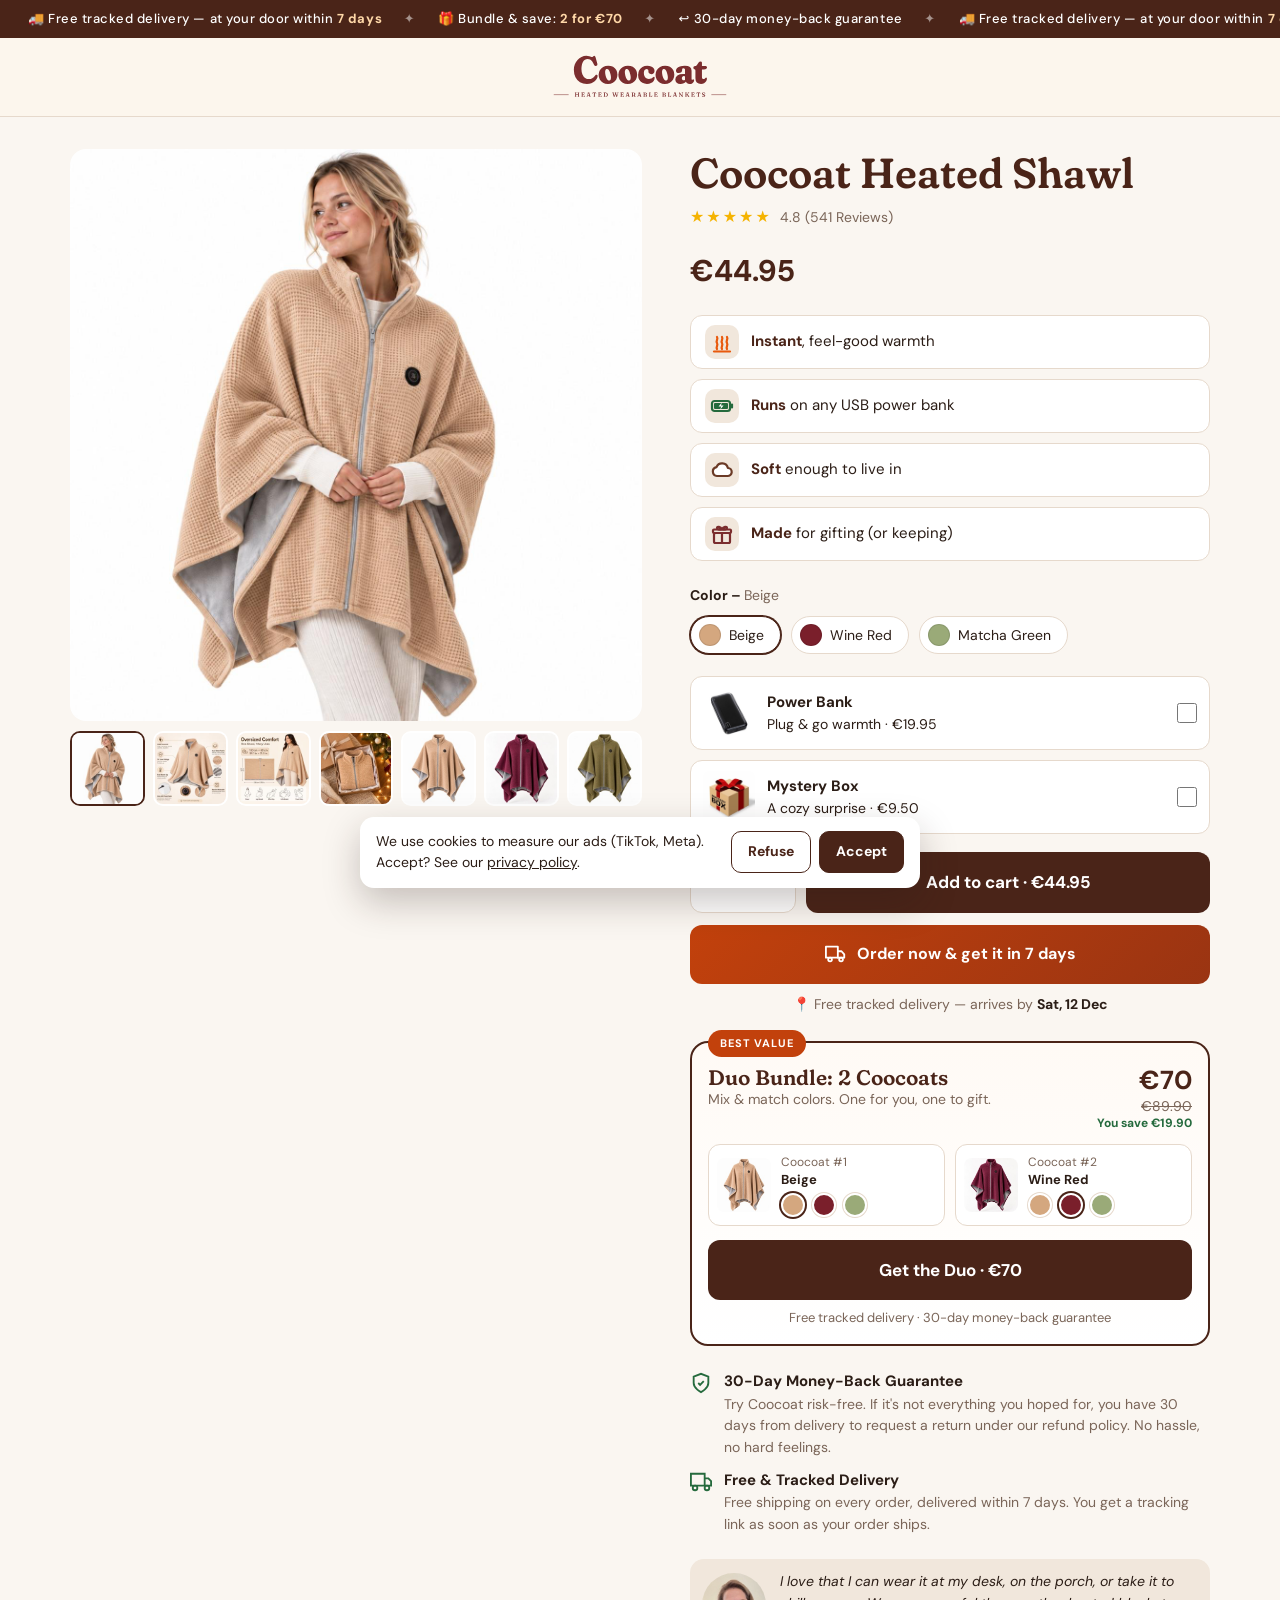
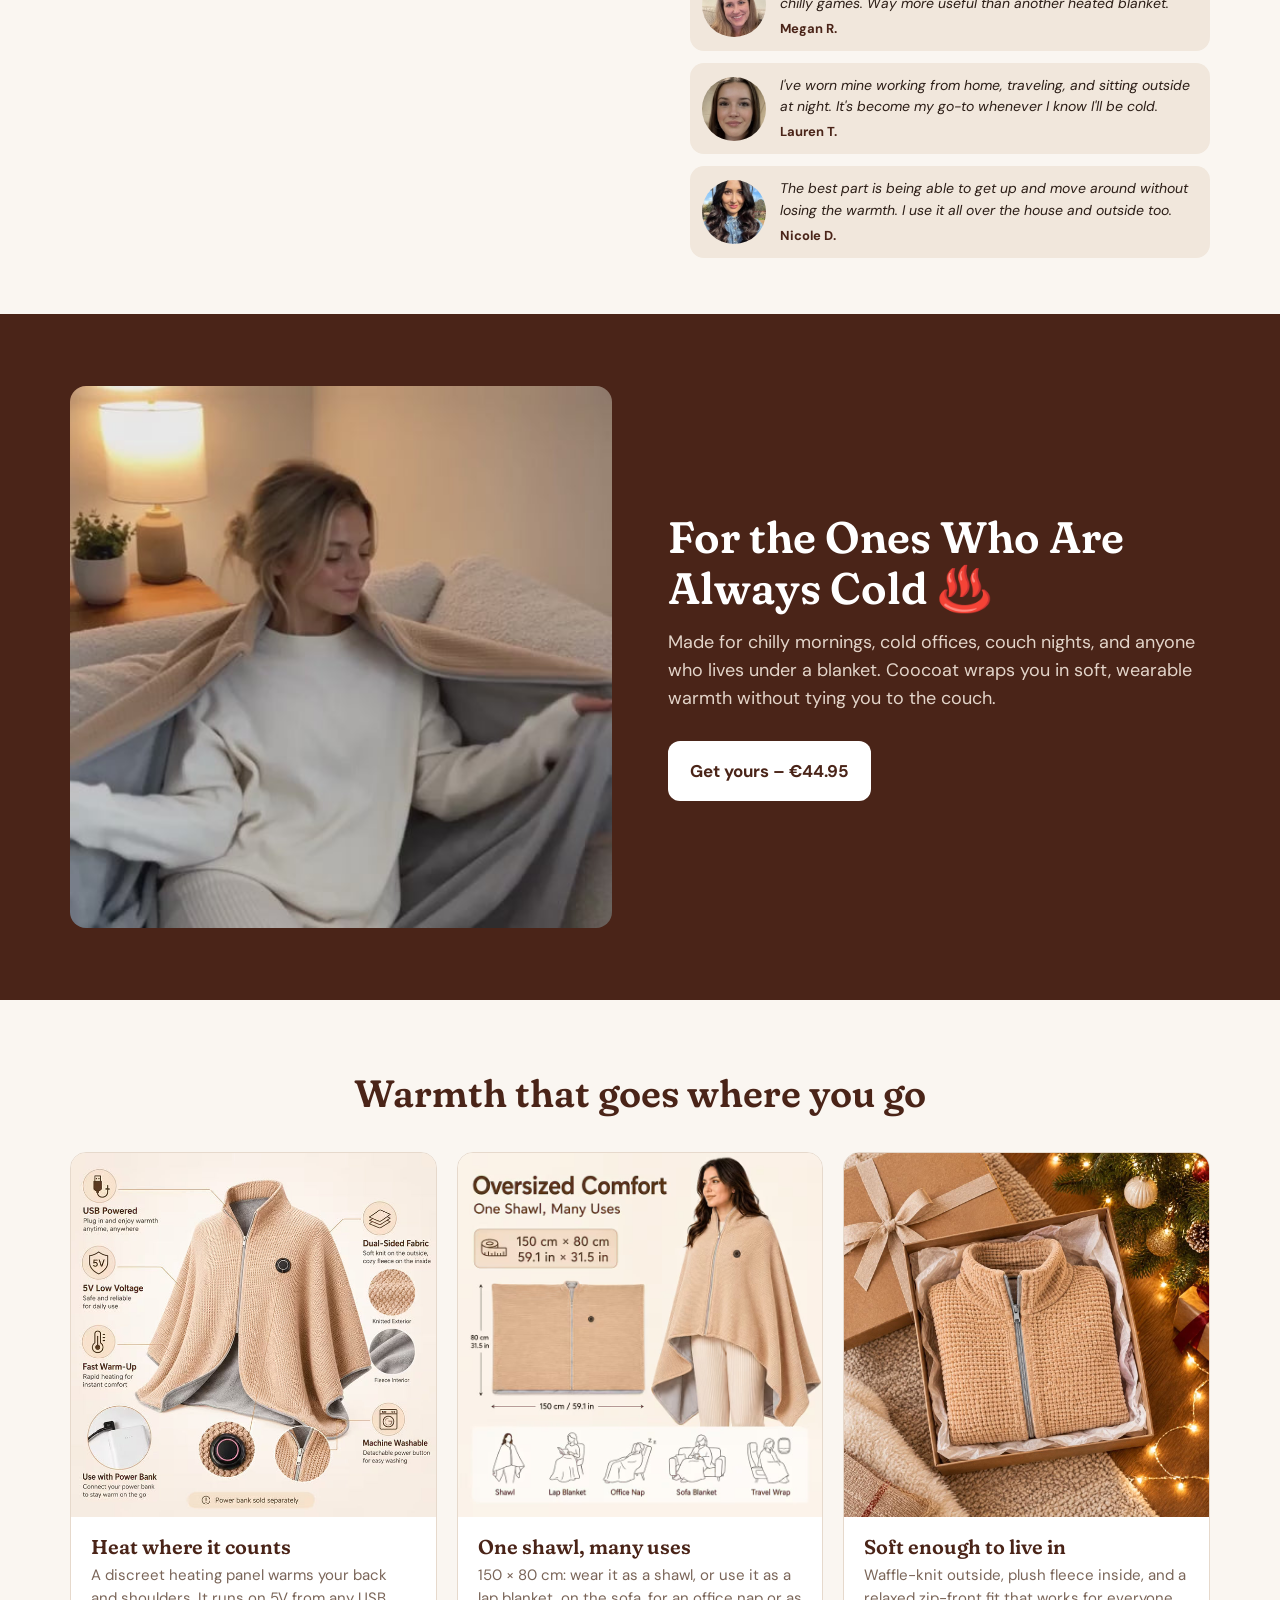
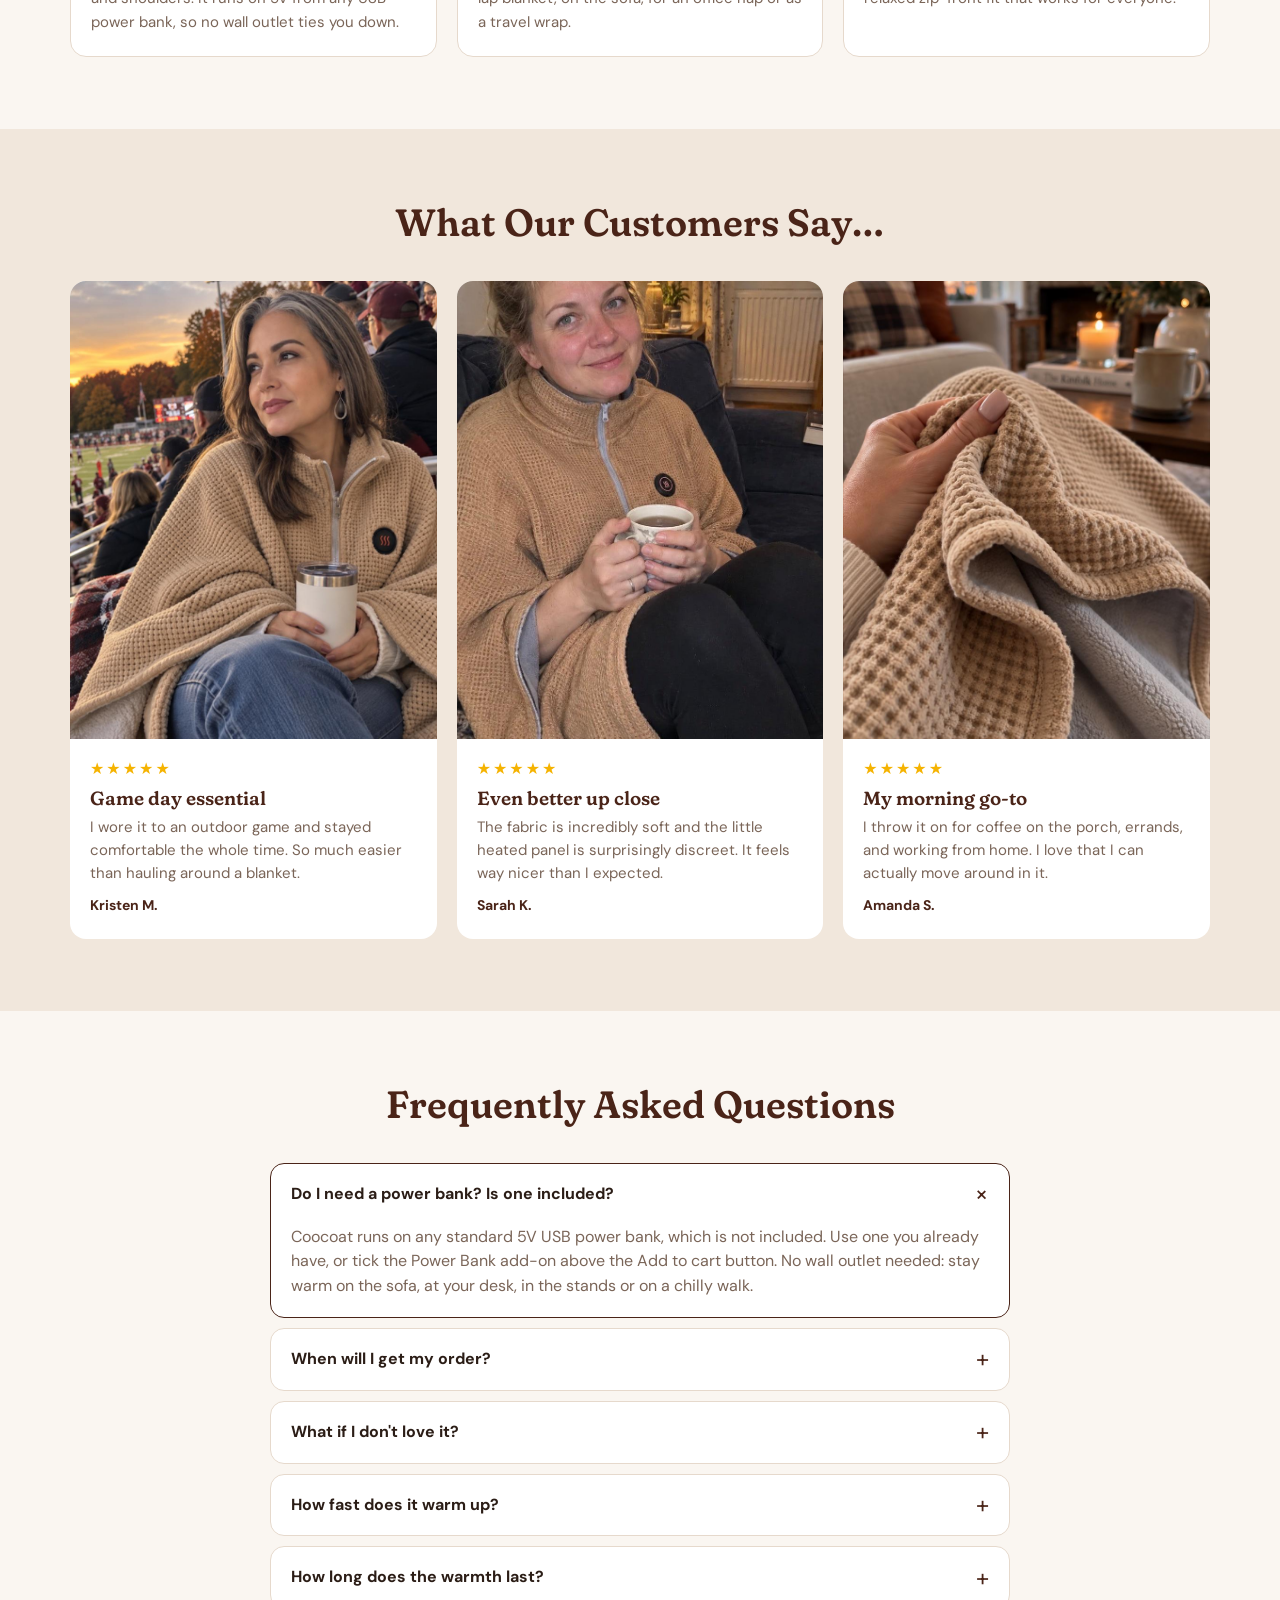
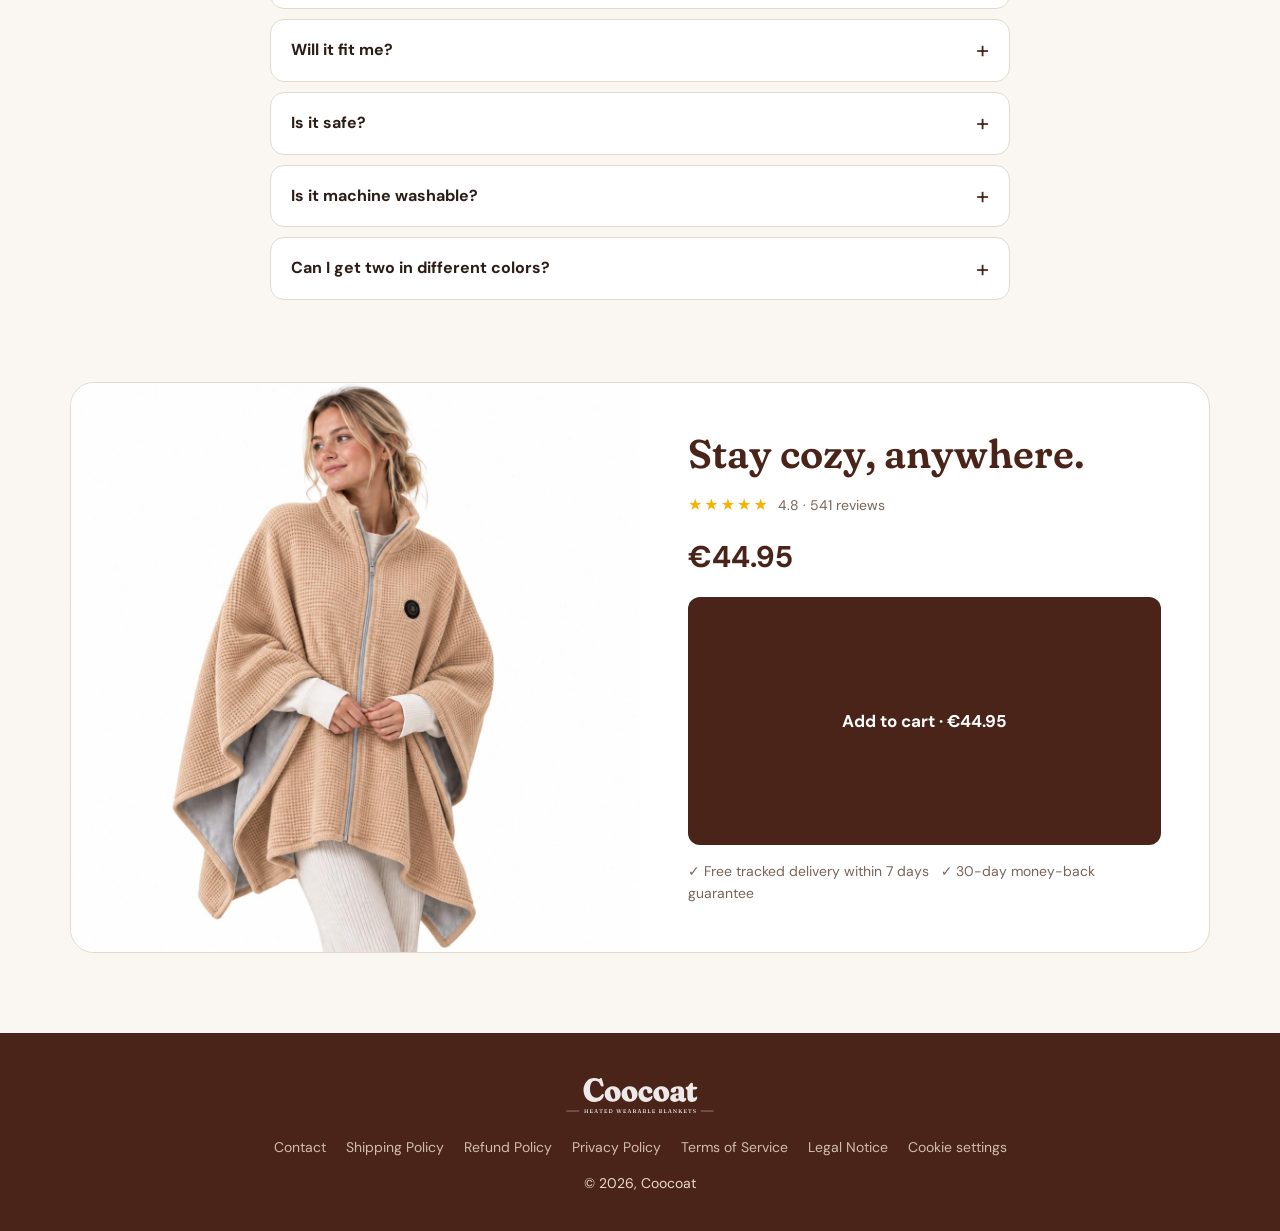
<file: index.html>
<!doctype html>
<html lang="en">
<head>
<meta charset="utf-8">
<meta name="viewport" content="width=device-width, initial-scale=1">
<title>Coocoat™ Heated Shawl – Wearable Warmth, No Wall Outlet</title>
<meta name="description" content="Coocoat is a soft heated waffle-knit shawl powered by any USB power bank. Free tracked delivery and a 30-day money-back guarantee.">
<link rel="icon" href="favicon/favicon.ico" sizes="48x48">
<link rel="icon" href="favicon/favicon.svg" type="image/svg+xml">
<link rel="apple-touch-icon" href="favicon/apple-touch-icon.png">
<link rel="manifest" href="favicon/site.webmanifest">
<meta name="theme-color" content="#7b2d2e">
<link rel="preconnect" href="https://fonts.googleapis.com">
<link rel="preconnect" href="https://fonts.gstatic.com" crossorigin>
<link href="https://fonts.googleapis.com/css2?family=Fraunces:opsz,wght,SOFT@9..144,500..700,0..100&family=DM+Sans:wght@400;500;700&display=swap" rel="stylesheet">
<script>document.documentElement.classList.add('js')</script>
<script defer src="https://cdn.whop.com/elements/amber/elements.js" data-whop-elements></script>
<!-- TikTok Pixel Code Start -->
<script>
!function (w, d, t) {
  w.TiktokAnalyticsObject=t;var ttq=w[t]=w[t]||[];ttq.methods=["page","track","identify","instances","debug","on","off","once","ready","alias","group","enableCookie","disableCookie","holdConsent","revokeConsent","grantConsent"],ttq.setAndDefer=function(t,e){t[e]=function(){t.push([e].concat(Array.prototype.slice.call(arguments,0)))}};for(var i=0;i<ttq.methods.length;i++)ttq.setAndDefer(ttq,ttq.methods[i]);ttq.instance=function(t){for(
var e=ttq._i[t]||[],n=0;n<ttq.methods.length;n++)ttq.setAndDefer(e,ttq.methods[n]);return e},ttq.load=function(e,n){var r="https://analytics.tiktok.com/i18n/pixel/events.js",o=n&&n.partner;ttq._i=ttq._i||{},ttq._i[e]=[],ttq._i[e]._u=r,ttq._t=ttq._t||{},ttq._t[e]=+new Date,ttq._o=ttq._o||{},ttq._o[e]=n||{};n=document.createElement("script")
;n.type="text/javascript",n.async=!0,n.src=r+"?sdkid="+e+"&lib="+t;e=document.getElementsByTagName("script")[0];e.parentNode.insertBefore(n,e)};

  // GDPR: the pixel only sets cookies after the visitor accepts the cookie banner
  var consent; try { consent = localStorage.getItem('cookie-consent'); } catch (e) {}
  if (consent === 'granted') ttq.grantConsent(); else if (consent === 'denied') ttq.revokeConsent(); else ttq.holdConsent();
  ttq.load('DBBCPPJC77U583MNC7PG');
  ttq.page();
}(window, document, 'ttq');
</script>
<!-- TikTok Pixel Code End -->
<!-- Meta Pixel Code -->
<script>
!function(f,b,e,v,n,t,s)
{if(f.fbq)return;n=f.fbq=function(){n.callMethod?
n.callMethod.apply(n,arguments):n.queue.push(arguments)};
if(!f._fbq)f._fbq=n;n.push=n;n.loaded=!0;n.version='2.0';
n.queue=[];t=b.createElement(e);t.async=!0;
t.src=v;s=b.getElementsByTagName(e)[0];
s.parentNode.insertBefore(t,s)}(window, document,'script',
'https://connect.facebook.net/en_US/fbevents.js');
// GDPR: nothing is sent to Meta until the visitor accepts the cookie banner
(function () { var c; try { c = localStorage.getItem('cookie-consent'); } catch (e) {} fbq('consent', c === 'granted' ? 'grant' : 'revoke'); })();
fbq('init', '1575699624362702');
fbq('track', 'PageView');
</script>
<!-- End Meta Pixel Code -->
<style>
  :root{
    --brown:#4a2418; --brown-2:#6b3a26; --burgundy:#7b2d2e; --cream:#faf6f1; --cream-2:#fcf6ed; --sand:#f1e7dc; --line:#e6d9cc;
    --ink:#2b1d16; --muted:#7a6558; --sale:#c2410c; --sale-2:#9a3412; --hot:#e8590c; --star:#f5b301; --ok:#256a3d;
    --radius:16px;
  }
  *{box-sizing:border-box;margin:0;padding:0}
  [hidden]{display:none!important}
  html{scroll-behavior:smooth}
  body{font-family:"DM Sans",system-ui,sans-serif;color:var(--ink);background:var(--cream);line-height:1.55;-webkit-font-smoothing:antialiased;overflow-x:hidden}
  img,video{display:block;max-width:100%;height:auto}
  h1,h2,h3{font-family:"Fraunces",Georgia,serif;font-weight:600;font-variation-settings:"SOFT" 100;color:var(--brown);line-height:1.15}
  a{color:inherit}
  a:focus-visible,button:focus-visible,input:focus-visible,summary:focus-visible{outline:3px solid var(--hot);outline-offset:2px}
  .wrap{max-width:1180px;margin:0 auto;padding:0 20px}
  .sale-over .js-sale{display:none!important}

  /* ---------- Announcement marquee ---------- */
  .bar{background:var(--brown);color:#fff;font-size:13px;font-weight:500;letter-spacing:.04em;overflow:hidden;white-space:nowrap}
  .bar__track{display:inline-flex;padding:9px 0;animation:marquee 40s linear infinite}
  .bar:hover .bar__track,.bar:focus-within .bar__track{animation-play-state:paused}
  .bar__group{display:inline-flex}
  .bar__item{padding:0 28px;position:relative}
  .bar__item::after{content:"✦";position:absolute;right:-5px;opacity:.5}
  .bar b{color:#ffd8a8}
  .js-countdown{font-variant-numeric:tabular-nums;background:rgba(255,255,255,.14);padding:1px 7px;border-radius:6px;margin-left:4px}
  @keyframes marquee{to{transform:translateX(-50%)}}

  header{background:var(--cream-2);border-bottom:1px solid var(--line)}
  header .wrap{display:flex;justify-content:center;padding-top:12px;padding-bottom:12px}
  header img{height:54px;width:auto}

  /* ---------- Hero ---------- */
  .hero{padding:32px 0 56px}
  .hero .wrap{display:grid;grid-template-columns:minmax(0,1.1fr) minmax(0,1fr);gap:48px;align-items:start}
  .gallery{position:sticky;top:20px}
  .gallery__main{aspect-ratio:1;background:#fff;border-radius:var(--radius);overflow:hidden;position:relative}
  .gallery__main img{width:100%;height:100%;object-fit:cover;transition:opacity .25s}
  .gallery__badge{position:absolute;top:14px;left:14px;background:var(--sale);color:#fff;font-weight:700;font-size:13px;padding:6px 12px;border-radius:999px;animation:wobble 4s ease-in-out infinite}
  @keyframes wobble{0%,82%,100%{transform:rotate(0)}86%{transform:rotate(-7deg) scale(1.06)}90%{transform:rotate(6deg) scale(1.06)}94%{transform:rotate(-3deg)}}
  .thumbs{display:grid;grid-template-columns:repeat(7,1fr);gap:8px;margin-top:10px}
  .thumbs button{border:2px solid transparent;border-radius:10px;overflow:hidden;cursor:pointer;background:#fff;padding:0;aspect-ratio:1}
  .thumbs button[aria-current="true"]{border-color:var(--brown)}
  .thumbs img{width:100%;height:100%;object-fit:cover}

  .proof{display:flex;align-items:center;gap:10px;font-size:14px;margin-bottom:14px}
  .avatars{display:flex}
  .avatars img{width:30px;height:30px;border-radius:50%;object-fit:cover;border:2px solid var(--cream);margin-left:-8px}
  .avatars img:first-child{margin-left:0}
  .proof b{color:var(--brown)}
  .live{width:8px;height:8px;border-radius:50%;background:#22c55e;box-shadow:0 0 0 0 rgba(34,197,94,.6);animation:live 1.6s infinite}
  @keyframes live{70%{box-shadow:0 0 0 7px rgba(34,197,94,0)}100%{box-shadow:0 0 0 0 rgba(34,197,94,0)}}
  .info h1{font-size:clamp(30px,4vw,42px);margin:0 0 8px}
  .rating{display:flex;align-items:center;gap:8px;font-size:14px;color:var(--muted)}
  .stars{color:var(--star);letter-spacing:2px;font-size:16px}
  .price{display:flex;align-items:center;gap:12px;margin:18px 0 20px;flex-wrap:wrap}
  .price__now{font-size:30px;font-weight:700;color:var(--brown)}
  .price__was{font-size:18px;color:var(--muted);text-decoration:line-through}
  .price__save{background:var(--sale);color:#fff;font-size:12px;font-weight:700;padding:5px 10px;border-radius:999px;letter-spacing:.04em}

  /* ---------- Animated perks ---------- */
  .perks{list-style:none;display:grid;gap:10px;margin-bottom:24px}
  .perks li{display:flex;align-items:center;gap:12px;background:#fff;border:1px solid var(--line);border-radius:12px;padding:9px 14px;font-size:15px;transition:transform .2s,box-shadow .2s}
  .perks li:hover{transform:translateX(4px);box-shadow:0 6px 18px rgba(74,36,24,.08)}
  .perks b{color:var(--brown)}
  .ico{flex:none;width:34px;height:34px;border-radius:10px;display:grid;place-items:center;background:var(--sand)}
  .ico svg{width:24px;height:24px;fill:none;stroke-width:2.2;stroke-linecap:round;stroke-linejoin:round;overflow:visible}
  .ico--heat svg{stroke:var(--hot)}
  .ico--heat .w{animation:rise 1.8s ease-in-out infinite}
  .ico--heat .w2{animation-delay:.3s}.ico--heat .w3{animation-delay:.6s}
  @keyframes rise{0%{transform:translateY(4px);opacity:0}35%{opacity:1}100%{transform:translateY(-5px);opacity:0}}
  .ico--batt svg{stroke:var(--ok)}
  .ico--batt .lvl{fill:var(--ok);stroke:none;transform-box:fill-box;transform-origin:left center;animation:charge 2.6s steps(4,jump-none) infinite}
  @keyframes charge{0%{transform:scaleX(.08)}100%{transform:scaleX(1)}}
  .ico--batt .bolt{fill:#fff;stroke:none;animation:blink 2.6s infinite}
  @keyframes blink{0%,70%{opacity:0}75%,100%{opacity:1}}
  .ico--soft svg{stroke:var(--brown-2);fill:#fff}
  .ico--soft .cloud{animation:float 3s ease-in-out infinite}
  @keyframes float{50%{transform:translateY(-3px)}}
  .ico--gift svg{stroke:var(--burgundy)}
  .ico--gift .lid{transform-box:fill-box;transform-origin:center bottom;animation:hop 2.8s ease-in-out infinite}
  @keyframes hop{0%,60%,100%{transform:none}70%{transform:translateY(-5px) rotate(-8deg)}80%{transform:translateY(-2px) rotate(5deg)}90%{transform:none}}
  /* entrance uses `translate` so it never blocks the hover `transform` */
  .js .perks li{opacity:0;translate:-14px 0}
  .js .perks.in li{animation:slideIn .55s cubic-bezier(.2,.8,.2,1) forwards;animation-delay:calc(var(--i) * 120ms)}
  @keyframes slideIn{to{opacity:1;translate:none}}

  .label{font-size:14px;font-weight:700;margin-bottom:10px}
  .label span{font-weight:400;color:var(--muted)}
  .swatches{display:flex;gap:10px;margin-bottom:22px;flex-wrap:wrap}
  .swatch{display:flex;align-items:center;gap:8px;border:1.5px solid var(--line);background:#fff;border-radius:999px;padding:7px 16px 7px 8px;font:inherit;font-size:14px;cursor:pointer;color:var(--ink);transition:border-color .2s}
  .swatch i{width:22px;height:22px;border-radius:50%;border:1px solid rgba(0,0,0,.1)}
  .swatch[aria-pressed="true"]{border-color:var(--brown);box-shadow:0 0 0 1px var(--brown)}

  .upsells{display:grid;gap:10px;margin:0 0 18px}
  .upsell{display:flex;align-items:center;gap:12px;background:#fff;border:1.5px solid var(--line);border-radius:12px;padding:10px 12px;cursor:pointer;transition:border-color .2s,background .2s}
  .upsell:has(input:checked){border-color:var(--brown);background:#fffaf5}
  .upsell img{width:52px;height:52px;border-radius:8px;object-fit:cover}
  .upsell div{flex:1;font-size:14px}
  .upsell b{display:block;font-size:15px}
  .upsell input{width:20px;height:20px;accent-color:var(--brown)}

  /* ---------- Buttons ---------- */
  .buy{display:flex;gap:10px}
  .qty{display:flex;align-items:center;border:1.5px solid var(--line);border-radius:12px;background:#fff}
  .qty button{width:40px;height:100%;border:0;background:none;font-size:20px;cursor:pointer;color:var(--brown)}
  .qty button:disabled{opacity:.3;cursor:default}
  .qty output{min-width:24px;text-align:center;font-weight:700}
  .cta{position:relative;overflow:hidden;flex:1;display:flex;align-items:center;justify-content:center;gap:10px;background:var(--brown);color:#fff;text-decoration:none;font-weight:700;font-size:17px;padding:17px 22px;border-radius:12px;border:0;cursor:pointer;transition:background .2s,transform .1s;text-align:center}
  .cta:hover{background:var(--brown-2)}
  .cta:active{transform:scale(.98)}
  .cta--shine::after{content:"";position:absolute;top:0;left:0;width:40%;height:100%;background:linear-gradient(100deg,transparent,rgba(255,255,255,.35),transparent);transform:translateX(-150%) skewX(-20deg);animation:shine 3.5s ease-in-out infinite;pointer-events:none}
  @keyframes shine{0%,60%{transform:translateX(-150%) skewX(-20deg)}100%{transform:translateX(330%) skewX(-20deg)}}
  .duo-hint{font-size:13px;font-weight:700;color:var(--ok);margin-top:8px}
  .cta--pulse{width:100%;margin-top:12px;background:linear-gradient(135deg,var(--sale),var(--sale-2));font-size:16px;animation:pulse 1.8s ease-out infinite}
  .cta--pulse:hover{background:linear-gradient(135deg,var(--sale-2),#7c2d12)}
  .cta--pulse:active{scale:.98}
  .cta--pulse svg{width:22px;height:22px;flex:none}
  .cta--pulse .truck{animation:drive 1.8s ease-in-out infinite}
  @keyframes pulse{0%{box-shadow:0 0 0 0 rgba(232,89,12,.55);transform:scale(1)}50%{transform:scale(1.025)}70%{box-shadow:0 0 0 14px rgba(232,89,12,0)}100%{box-shadow:0 0 0 0 rgba(232,89,12,0);transform:scale(1)}}
  @keyframes drive{0%,100%{transform:translateX(-2px)}50%{transform:translateX(3px)}}
  .eta{font-size:14px;color:var(--muted);margin-top:10px;text-align:center;text-wrap:balance}
  .eta b{color:var(--ink)}

  /* ---------- Bundle ---------- */
  .bundle{position:relative;margin-top:26px;border:2px solid var(--brown);border-radius:18px;background:linear-gradient(180deg,#fffaf5,#fff);padding:22px 16px 16px}
  .bundle__ribbon{position:absolute;top:-13px;left:16px;background:var(--sale);color:#fff;font-size:11px;font-weight:700;letter-spacing:.08em;padding:5px 12px;border-radius:999px;overflow:hidden}
  .bundle__ribbon::after{content:"";position:absolute;inset:0;background:linear-gradient(100deg,transparent 30%,rgba(255,255,255,.5),transparent 70%);transform:translateX(-100%);animation:ribbon 3s ease-in-out infinite}
  @keyframes ribbon{60%,100%{transform:translateX(100%)}}
  .bundle__head{display:flex;justify-content:space-between;gap:12px;align-items:flex-start}
  .bundle__head h3{font-size:21px;text-wrap:balance}
  .bundle__head p{font-size:14px;color:var(--muted)}
  .bundle__price{text-align:right;line-height:1.2;flex:none}
  .bundle__price b{display:block;font-size:26px;color:var(--brown)}
  .bundle__price s{font-size:14px;color:var(--muted)}
  .bundle__price em{display:block;font-style:normal;font-size:12px;font-weight:700;color:var(--ok)}
  .bundle__picks{display:grid;grid-template-columns:1fr 1fr;gap:10px;margin:14px 0}
  .pick{display:flex;gap:10px;align-items:center;background:#fff;border:1px solid var(--line);border-radius:12px;padding:8px}
  .pick img{width:54px;height:54px;border-radius:8px;object-fit:cover;flex:none;transition:opacity .2s}
  .pick small{display:block;font-size:12px;color:var(--muted)}
  .pick strong{display:block;font-size:13px;line-height:1.25}
  .dots{display:flex;gap:7px;margin-top:5px}
  .dot{width:24px;height:24px;border-radius:50%;border:2px solid #fff;box-shadow:0 0 0 1px var(--line);cursor:pointer;padding:0}
  .dot[aria-pressed="true"]{box-shadow:0 0 0 2px var(--brown)}
  .bundle .cta{width:100%}
  .bundle__note{font-size:13px;color:var(--muted);text-align:center;margin-top:8px}

  .guarantees{display:grid;gap:10px;margin:24px 0}
  .guarantee{display:flex;gap:12px;font-size:14px;color:var(--muted)}
  .guarantee svg{flex:none;width:22px;height:22px;color:var(--ok);margin-top:2px}
  .guarantee b{display:block;color:var(--ink);font-size:15px}

  .minirev{display:grid;gap:12px}
  .minirev figure{display:flex;gap:14px;align-items:center;background:var(--sand);border-radius:14px;padding:12px}
  .minirev img{width:64px;height:64px;border-radius:50%;object-fit:cover;flex:none}
  .minirev blockquote{font-size:14px;font-style:italic}
  .minirev figcaption{font-size:13px;font-weight:700;margin-top:4px;color:var(--brown)}

  /* ---------- Video band ---------- */
  .video{background:var(--brown);color:#f4e8dd;padding:72px 0}
  .video .wrap{display:grid;grid-template-columns:minmax(0,1fr) minmax(0,1fr);gap:56px;align-items:center}
  .video video{width:100%;aspect-ratio:1;object-fit:cover;border-radius:var(--radius);background:#2b1d16}
  .video h2{color:#fff;font-size:clamp(30px,4vw,44px);margin-bottom:16px}
  .video p{font-size:18px;opacity:.9;margin-bottom:28px}
  .video .cta{background:#fff;color:var(--brown);display:inline-flex}
  .video .cta:hover{background:var(--sand)}

  /* ---------- Features ---------- */
  .features{padding:72px 0}
  .section-title{text-align:center;font-size:clamp(28px,3.5vw,38px);margin-bottom:36px}
  .features__grid{display:grid;grid-template-columns:repeat(3,minmax(0,1fr));gap:20px}
  .feature{background:#fff;border-radius:var(--radius);overflow:hidden;border:1px solid var(--line);transition:transform .25s,box-shadow .25s}
  .feature img{aspect-ratio:1;object-fit:cover;width:100%}
  .feature div{padding:18px 20px 22px}
  .feature h3{font-size:20px;margin-bottom:6px}
  .feature p{font-size:15px;color:var(--muted)}

  /* ---------- Reviews ---------- */
  .reviews{padding:72px 0;background:var(--sand)}
  .reviews__grid{display:grid;grid-template-columns:repeat(3,minmax(0,1fr));gap:20px}
  .review{background:#fff;border-radius:var(--radius);overflow:hidden;transition:transform .25s,box-shadow .25s}
  .review img{aspect-ratio:4/5;object-fit:cover;width:100%}
  .review div{padding:18px 20px 22px}
  .review h3{font-size:19px;margin:6px 0}
  .review p{font-size:15px;color:var(--muted)}
  .review cite{display:block;margin-top:10px;font-style:normal;font-weight:700;font-size:14px;color:var(--brown)}
  @media (hover:hover){.feature:hover,.review:hover{transform:translateY(-4px);box-shadow:0 14px 30px rgba(74,36,24,.12)}}

  /* ---------- FAQ ---------- */
  .faq{padding:72px 0}
  .faq .wrap{max-width:780px}
  details{background:#fff;border:1px solid var(--line);border-radius:14px;margin-bottom:10px;transition:border-color .2s}
  details[open]{border-color:var(--brown)}
  summary{list-style:none;cursor:pointer;padding:18px 52px 18px 20px;font-weight:700;position:relative}
  summary::-webkit-details-marker{display:none}
  summary::after{content:"+";position:absolute;right:20px;top:50%;transform:translateY(-50%);font-size:24px;font-weight:400;color:var(--brown);transition:transform .2s}
  details[open] summary::after{transform:translateY(-50%) rotate(45deg)}
  details p{padding:0 20px 18px;color:var(--muted)}
  details[open] p{animation:fadeDown .3s ease}
  @keyframes fadeDown{from{opacity:0;transform:translateY(-6px)}}

  /* ---------- Final CTA ---------- */
  .final{padding:0 0 80px}
  .final__card{display:grid;grid-template-columns:minmax(0,1fr) minmax(0,1fr);background:#fff;border-radius:24px;overflow:hidden;border:1px solid var(--line)}
  .final__card img{width:100%;height:100%;object-fit:cover;aspect-ratio:1}
  .final__body{padding:48px;display:flex;flex-direction:column;justify-content:center;gap:16px}
  .final__body h2{font-size:clamp(28px,3.5vw,40px)}

  footer{background:var(--brown);color:#e9d9cb;padding:40px 0 36px;font-size:14px;text-align:center}
  footer img{height:46px;width:auto;margin:0 auto 18px;opacity:.9}
  footer nav{display:flex;justify-content:center;gap:20px;flex-wrap:wrap;margin-bottom:14px}
  footer a{text-decoration:none;opacity:.85}
  footer a:hover{opacity:1}

  /* ---------- Sticky mobile CTA ---------- */
  .sticky{position:fixed;left:0;right:0;bottom:0;background:#fff;border-top:1px solid var(--line);padding:10px 16px;display:none;align-items:center;gap:12px;z-index:50;transform:translateY(100%);visibility:hidden;transition:transform .25s,visibility 0s .25s}
  .sticky.show{transform:none;visibility:visible;transition-delay:0s}
  .sticky img{width:46px;height:46px;border-radius:8px;object-fit:cover}
  .sticky div{flex:1;font-size:13px;line-height:1.3}
  .sticky b{display:block;font-size:15px;color:var(--brown)}
  .sticky .cta{flex:none;padding:13px 18px;font-size:15px}

  /* ---------- Delivery / order pop-up ---------- */
  .toast{position:fixed;left:20px;bottom:20px;z-index:60;display:flex;gap:12px;align-items:center;width:340px;max-width:calc(100vw - 24px);background:#fff;border-radius:14px;box-shadow:0 14px 36px rgba(43,29,22,.2);padding:10px 40px 10px 10px;transform:translateY(140%);opacity:0;visibility:hidden;transition:transform .5s cubic-bezier(.2,.9,.3,1.15),opacity .3s,visibility 0s .5s,bottom .25s}
  .toast.show{transform:none;opacity:1;visibility:visible;transition-delay:0s}
  .toast img{width:54px;height:54px;border-radius:10px;object-fit:cover;flex:none}
  .toast__body{font-size:13px;line-height:1.35;min-width:0}
  .toast__body b{display:block;font-size:14px;color:var(--ink)}
  .toast__body small{display:block;color:var(--muted);font-size:12px;margin-top:2px}
  .toast__body small .ok{color:var(--ok);font-weight:700}
  .toast__x{position:absolute;top:4px;right:4px;width:32px;height:32px;border:0;background:none;font-size:18px;line-height:1;color:var(--muted);cursor:pointer;border-radius:8px}
  .consent{position:fixed;left:12px;right:12px;bottom:12px;z-index:70;max-width:560px;margin:0 auto;background:#fff;border-radius:14px;box-shadow:0 14px 36px rgba(43,29,22,.25);padding:14px 16px;font-size:14px;display:flex;flex-wrap:wrap;align-items:center;gap:10px 14px}
  .consent p{flex:1 1 260px;margin:0;color:var(--ink)}
  .consent div{display:flex;gap:8px}
  .consent button{border:1px solid var(--brown);border-radius:10px;padding:9px 16px;font:inherit;font-weight:700;cursor:pointer;background:#fff;color:var(--brown)}
  .consent button.yes{background:var(--brown);color:#fff}
  footer nav button{background:none;border:0;color:inherit;font:inherit;opacity:.85;cursor:pointer}
  .checkout{width:min(560px,calc(100vw - 24px));max-height:calc(100dvh - 24px);margin:auto;border:0;border-radius:var(--radius);padding:44px 16px 16px;background:#fff;color:var(--ink);box-shadow:0 24px 60px rgba(43,29,22,.3);overflow:auto;overscroll-behavior:contain}
  .checkout::backdrop{background:rgba(43,29,22,.55)}
  .checkout__x{position:absolute;top:6px;right:6px;width:40px;height:40px;border:0;background:none;font-size:24px;line-height:1;color:var(--muted);cursor:pointer;border-radius:10px}
  .checkout__msg{padding:24px 8px;text-align:center;color:var(--muted)}
  .toast__demo{position:absolute;top:-9px;left:12px;background:#111;color:#fff;font-size:10px;font-weight:700;letter-spacing:.08em;padding:2px 7px;border-radius:999px}

  /* ---------- Scroll reveal ---------- */
  .js .reveal{opacity:0;transform:translateY(22px);transition:opacity .7s ease,transform .7s cubic-bezier(.2,.8,.2,1)}
  .js .reveal.in{opacity:1;transform:none}
  .js .reveal-d1{transition-delay:.12s}.js .reveal-d2{transition-delay:.24s}

  @media (max-width:900px){
    .hero .wrap,.video .wrap,.final__card{grid-template-columns:minmax(0,1fr)}
    .hero .wrap{gap:24px}
    .gallery{position:static}
    .features__grid,.reviews__grid{gap:12px}
    .feature div,.review div{padding:14px}
    .final__body{padding:28px 22px}
    .sticky{display:flex}
    footer{padding-bottom:96px}
    .toast{left:12px;right:12px;width:auto;max-width:none;bottom:12px}
    .sticky-on .toast{bottom:84px}
  }
  @media (max-width:600px){
    .wrap{padding:0 16px}
    .hero{padding-top:16px}
    header img{height:46px}
    .thumbs{grid-template-columns:repeat(7,64px);overflow-x:auto;scrollbar-width:none}
    .features__grid,.reviews__grid{display:flex;overflow-x:auto;scroll-snap-type:x mandatory;margin:0 -16px;padding:0 16px 8px;gap:14px;scrollbar-width:none}
    .feature,.review{flex:0 0 82%;scroll-snap-align:center}
    /* carousel cards sit off-screen sideways: show them as-is instead of waiting for a reveal */
    .js .feature.reveal,.js .review.reveal{opacity:1;transform:none}
    .video,.features,.reviews,.faq{padding:52px 0}
    .bundle__head h3{font-size:19px}
    .bundle__picks{grid-template-columns:1fr}
  }
  @media (max-width:380px){
    .cta{font-size:15px;padding:15px 12px}
    .qty button{width:32px}
  }
  @media (prefers-reduced-motion:reduce){
    *,*::before,*::after{animation:none!important;transition:none!important}
    .js .reveal{opacity:1;transform:none}
    .js .perks li{opacity:1;translate:none}
    .bar{white-space:normal}
    .bar__track{display:flex;justify-content:center;padding:6px 8px}
    .bar__group{flex-wrap:wrap;justify-content:center;row-gap:2px}
    .bar__group[aria-hidden]{display:none}
    .bar__item{padding:3px 14px}
    .bar__item::after{display:none}
  }
</style>
</head>
<body>

<div class="bar" role="region" aria-label="Announcements">
  <div class="bar__track">
    <div class="bar__group">
      <span class="bar__item js-sale">🚀 <b>Launch Offer: <span data-pct>30</span>% OFF</b> — ends in <span class="js-countdown">--</span></span>
      <span class="bar__item">🚚 Free tracked delivery — at your door within <b><span data-days>7</span> days</b></span>
      <span class="bar__item">🎁 Bundle &amp; save: <b>2 for <span data-money="bundle">€70</span></b></span>
      <span class="bar__item">↩️ 30-day money-back guarantee</span>
    </div>
    <div class="bar__group" aria-hidden="true">
      <span class="bar__item js-sale">🚀 <b>Launch Offer: <span data-pct>30</span>% OFF</b> — ends in <span class="js-countdown">--</span></span>
      <span class="bar__item">🚚 Free tracked delivery — at your door within <b><span data-days>7</span> days</b></span>
      <span class="bar__item">🎁 Bundle &amp; save: <b>2 for <span data-money="bundle">€70</span></b></span>
      <span class="bar__item">↩️ 30-day money-back guarantee</span>
    </div>
  </div>
</div>

<header><div class="wrap"><img src="assets/coocoat-logo.svg" alt="Coocoat – Heated Wearable Blankets" width="593" height="166"></div></header>

<main>
<section class="hero">
  <div class="wrap">
    <div class="gallery">
      <div class="gallery__main">
        <span class="gallery__badge js-sale">SAVE <span data-pct>30</span>%</span>
        <img id="mainImg" src="assets/hero-beige.jpg" alt="Woman wearing the beige Coocoat heated shawl" width="1200" height="1200" fetchpriority="high">
      </div>
      <div class="thumbs" id="thumbs">
        <button aria-current="true" aria-label="Photo 1" data-full="assets/hero-beige.jpg" data-alt="Woman wearing the beige Coocoat heated shawl"><img src="assets/thumbs/hero-beige.jpg" alt=""></button>
        <button aria-label="Photo 2" data-full="assets/feature-usb.jpg" data-alt="Coocoat features: USB powered, 5V low voltage, fast warm-up, machine washable"><img src="assets/thumbs/feature-usb.jpg" alt=""></button>
        <button aria-label="Photo 3" data-full="assets/feature-oversized.jpg" data-alt="Coocoat size: 150 × 80 cm, shawl, lap blanket or travel wrap"><img src="assets/thumbs/feature-oversized.jpg" alt=""></button>
        <button aria-label="Photo 4" data-full="assets/gift-box.jpg" data-alt="Coocoat folded in a gift box"><img src="assets/thumbs/gift-box.jpg" alt=""></button>
        <button aria-label="Photo 5" data-full="assets/color-beige.jpg" data-alt="Coocoat heated shawl in Beige"><img src="assets/thumbs/color-beige.jpg" alt=""></button>
        <button aria-label="Photo 6" data-full="assets/color-wine-red.jpg" data-alt="Coocoat heated shawl in Wine Red"><img src="assets/thumbs/color-wine-red.jpg" alt=""></button>
        <button aria-label="Photo 7" data-full="assets/color-matcha-green.jpg" data-alt="Coocoat heated shawl in Matcha Green"><img src="assets/thumbs/color-matcha-green.jpg" alt=""></button>
      </div>
    </div>

    <div class="info">
      <div class="proof" id="proof" hidden>
        <div class="avatars">
          <img src="assets/avatar-1.jpg" alt=""><img src="assets/avatar-2.jpg" alt=""><img src="assets/avatar-3.jpg" alt=""><img src="assets/avatar-4.jpg" alt=""><img src="assets/avatar-5.jpg" alt="">
        </div>
        <span class="live" aria-hidden="true"></span>
        <span><b><span id="orders24"></span> orders</b> in the last 24h</span>
      </div>

      <h1>Coocoat Heated Shawl</h1>
      <div class="rating js-rating"><span class="stars" aria-hidden="true">★★★★★</span><span><span data-rating>4.8</span> (<span data-reviews>541</span> Reviews)</span></div>

      <div class="price">
        <span class="price__now" data-money="price">€44.95</span>
        <span class="price__was js-sale" data-money="compare">€64.95</span>
        <span class="price__save js-sale">SAVE <span data-pct>30</span>%</span>
      </div>

      <ul class="perks" id="perks">
        <li style="--i:0">
          <span class="ico ico--heat" aria-hidden="true"><svg viewBox="0 0 24 24"><path class="w w1" d="M7 19c-1.5-2 1.5-3.5 0-6s1.5-3.5 0-6"/><path class="w w2" d="M12 19c-1.5-2 1.5-3.5 0-6s1.5-3.5 0-6"/><path class="w w3" d="M17 19c-1.5-2 1.5-3.5 0-6s1.5-3.5 0-6"/><path d="M4 21.5h16"/></svg></span>
          <span><b>Instant</b>, feel-good warmth</span>
        </li>
        <li style="--i:1">
          <span class="ico ico--batt" aria-hidden="true"><svg viewBox="0 0 24 24"><rect x="2" y="7" width="18" height="10" rx="2.5"/><path d="M22 10.5v3"/><rect class="lvl" x="4" y="9" width="14" height="6" rx="1"/><path class="bolt" d="M11.8 8.6 8.6 12.4h2.6l-.9 3.1 3.3-3.9h-2.6z"/></svg></span>
          <span><b>Runs</b> on any USB power bank</span>
        </li>
        <li style="--i:2">
          <span class="ico ico--soft" aria-hidden="true"><svg viewBox="0 0 24 24"><path class="cloud" d="M7 18h10.5a4 4 0 0 0 .4-8 6 6 0 0 0-11.4-.9A4.5 4.5 0 0 0 7 18z"/></svg></span>
          <span><b>Soft</b> enough to live in</span>
        </li>
        <li style="--i:3">
          <span class="ico ico--gift" aria-hidden="true"><svg viewBox="0 0 24 24"><rect x="4" y="11" width="16" height="10" rx="1.5"/><path d="M12 11v10"/><g class="lid"><rect x="3" y="7.5" width="18" height="3.5" rx="1"/><path d="M12 7.5C10.5 4.5 7 4 7 6s3.5 1.5 5 1.5c1.5 0 5 .5 5-1.5s-3.5-1.5-5 1.5"/></g></svg></span>
          <span><b>Made</b> for gifting (or keeping)</span>
        </li>
      </ul>

      <p class="label">Color – <span id="colorName">Beige</span></p>
      <div class="swatches" id="swatches">
        <button class="swatch" aria-pressed="true" data-color="Beige"><i style="background:#d4a77f"></i>Beige</button>
        <button class="swatch" aria-pressed="false" data-color="Wine Red"><i style="background:#7a1f2b"></i>Wine Red</button>
        <button class="swatch" aria-pressed="false" data-color="Matcha Green"><i style="background:#9aaa78"></i>Matcha Green</button>
      </div>

      <div class="upsells">
        <label class="upsell"><img src="assets/addon-power-bank.jpg" alt=""><div><b>Power Bank</b>Plug &amp; go warmth · <span data-money="powerBank">€19.95</span></div><input type="checkbox" data-addon="powerBank"></label>
        <label class="upsell"><img src="assets/addon-mystery-box.jpg" alt=""><div><b>Mystery Box</b>A cozy surprise · <span data-money="mysteryBox">€9.50</span></div><input type="checkbox" data-addon="mysteryBox"></label>
      </div>

      <div class="buy">
        <div class="qty"><button type="button" id="minus" aria-label="Decrease quantity">−</button><output id="qty">1</output><button type="button" id="plus" aria-label="Increase quantity">+</button></div>
        <a class="cta cta--shine js-buy" id="atc" href="#"><span>Add to cart · <span class="js-total">€44.95</span></span></a>
      </div>
      <p class="duo-hint" id="duoHint" hidden>🎁 Duo price applied: you save <span data-money="bundleSave">€19.90</span> at checkout</p>

      <a class="cta cta--pulse js-buy" href="#">
        <svg class="truck" viewBox="0 0 24 24" fill="none" stroke="currentColor" stroke-width="2" stroke-linecap="round" stroke-linejoin="round" aria-hidden="true"><path d="M1 4h13v12H1z"/><path d="M14 9h4l3 3.5V16h-7"/><circle cx="5.5" cy="18" r="2"/><circle cx="17.5" cy="18" r="2"/></svg>
        <span>Order now &amp; get it in <span data-days>7</span>&nbsp;days</span>
      </a>
      <p class="eta">📍 <span id="etaText">Free tracked delivery — arrives by <b class="js-eta">…</b></span></p>

      <div class="bundle" id="bundle">
        <span class="bundle__ribbon">BEST VALUE</span>
        <div class="bundle__head">
          <div>
            <h3>Duo Bundle: 2&nbsp;Coocoats</h3>
            <p>Mix &amp; match colors. One for you, one to gift.</p>
          </div>
          <div class="bundle__price"><b data-money="bundle">€70</b><s data-money="bundleCompare">€89.90</s><em>You save <span data-money="bundleSave">€19.90</span></em></div>
        </div>
        <div class="bundle__picks">
          <div class="pick" data-pick="0">
            <img src="assets/thumbs/color-beige.jpg" alt="">
            <div><small>Coocoat #1</small><strong class="js-pick-name">Beige</strong><div class="dots"></div></div>
          </div>
          <div class="pick" data-pick="1">
            <img src="assets/thumbs/color-wine-red.jpg" alt="">
            <div><small>Coocoat #2</small><strong class="js-pick-name">Wine Red</strong><div class="dots"></div></div>
          </div>
        </div>
        <a class="cta cta--shine" id="bundleBtn" href="#"><span>Get the Duo · <span id="bundleTotal">€70</span></span></a>
        <p class="bundle__note">Free tracked delivery · 30-day money-back guarantee</p>
      </div>

      <div class="guarantees">
        <div class="guarantee">
          <svg viewBox="0 0 24 24" fill="none" stroke="currentColor" stroke-width="2" aria-hidden="true"><path d="M12 22s8-4 8-10V5l-8-3-8 3v7c0 6 8 10 8 10z"/><path d="m9 12 2 2 4-4"/></svg>
          <div><b>30-Day Money-Back Guarantee</b>Try Coocoat risk-free. If it's not everything you hoped for, you have 30 days from delivery to request a return under our refund policy. No hassle, no hard feelings.</div>
        </div>
        <div class="guarantee">
          <svg viewBox="0 0 24 24" fill="none" stroke="currentColor" stroke-width="2" aria-hidden="true"><path d="M1 3h15v13H1z"/><path d="M16 8h4l3 3v5h-7"/><circle cx="5.5" cy="18.5" r="2.5"/><circle cx="18.5" cy="18.5" r="2.5"/></svg>
          <div><b>Free &amp; Tracked Delivery</b>Free shipping on every order, delivered within <span data-days>7</span> days. You get a tracking link as soon as your order ships.</div>
        </div>
      </div>

      <div class="minirev">
        <figure class="reveal"><img src="assets/testimonial-megan.jpg" alt="" loading="lazy"><div><blockquote>I love that I can wear it at my desk, on the porch, or take it to chilly games. Way more useful than another heated blanket.</blockquote><figcaption>Megan R.</figcaption></div></figure>
        <figure class="reveal"><img src="assets/testimonial-lauren.jpg" alt="" loading="lazy"><div><blockquote>I've worn mine working from home, traveling, and sitting outside at night. It's become my go-to whenever I know I'll be cold.</blockquote><figcaption>Lauren T.</figcaption></div></figure>
        <figure class="reveal"><img src="assets/testimonial-nicole.jpg" alt="" loading="lazy"><div><blockquote>The best part is being able to get up and move around without losing the warmth. I use it all over the house and outside too.</blockquote><figcaption>Nicole D.</figcaption></div></figure>
      </div>
    </div>
  </div>
</section>

<section class="video">
  <div class="wrap">
    <video class="reveal" src="assets/video-cozy.mp4" poster="assets/video-cozy-poster.jpg" muted loop playsinline preload="none" aria-label="Woman wrapping herself in a Coocoat on the sofa"></video>
    <div class="reveal reveal-d1">
      <h2>For the Ones Who Are Always Cold ♨️</h2>
      <p>Made for chilly mornings, cold offices, couch nights, and anyone who lives under a blanket. Coocoat wraps you in soft, wearable warmth without tying you to the couch.</p>
      <a class="cta js-buy" href="#"><span>Get yours – <span class="js-total">€44.95</span></span></a>
    </div>
  </div>
</section>

<section class="features">
  <div class="wrap">
    <h2 class="section-title reveal">Warmth that goes where you go</h2>
    <div class="features__grid">
      <article class="feature reveal"><img src="assets/feature-usb.jpg" alt="Coocoat features: USB powered, 5V low voltage, fast warm-up, machine washable" loading="lazy" width="713" height="713"><div><h3>Heat where it counts</h3><p>A discreet heating panel warms your back and shoulders. It runs on 5V from any USB power bank, so no wall outlet ties you down.</p></div></article>
      <article class="feature reveal reveal-d1"><img src="assets/feature-oversized.jpg" alt="Coocoat size: 150 × 80 cm, works as a shawl, lap blanket, office nap or travel wrap" loading="lazy" width="800" height="800"><div><h3>One shawl, many uses</h3><p>150 × 80 cm: wear it as a shawl, or use it as a lap blanket, on the sofa, for an office nap or as a travel wrap.</p></div></article>
      <article class="feature reveal reveal-d2"><img src="assets/gift-box.jpg" alt="Coocoat folded in a gift box" loading="lazy" width="1200" height="1200"><div><h3>Soft enough to live in</h3><p>Waffle-knit outside, plush fleece inside, and a relaxed zip-front fit that works for everyone.</p></div></article>
    </div>
  </div>
</section>

<section class="reviews">
  <div class="wrap">
    <h2 class="section-title reveal">What Our Customers Say…</h2>
    <div class="reviews__grid">
      <article class="review reveal"><img src="assets/review-kristen.jpg" alt="" loading="lazy"><div><span class="stars" role="img" aria-label="Rated 5 out of 5">★★★★★</span><h3>Game day essential</h3><p>I wore it to an outdoor game and stayed comfortable the whole time. So much easier than hauling around a blanket.</p><cite>Kristen M.</cite></div></article>
      <article class="review reveal reveal-d1"><img src="assets/review-sarah.jpg" alt="" loading="lazy"><div><span class="stars" role="img" aria-label="Rated 5 out of 5">★★★★★</span><h3>Even better up close</h3><p>The fabric is incredibly soft and the little heated panel is surprisingly discreet. It feels way nicer than I expected.</p><cite>Sarah K.</cite></div></article>
      <article class="review reveal reveal-d2"><img src="assets/review-amanda.jpg" alt="" loading="lazy"><div><span class="stars" role="img" aria-label="Rated 5 out of 5">★★★★★</span><h3>My morning go-to</h3><p>I throw it on for coffee on the porch, errands, and working from home. I love that I can actually move around in it.</p><cite>Amanda S.</cite></div></article>
    </div>
  </div>
</section>

<section class="faq">
  <div class="wrap">
    <h2 class="section-title reveal">Frequently Asked Questions</h2>
    <div id="faqList">
      <details name="faq" open><summary>Do I need a power bank? Is one included?</summary><p>Coocoat runs on any standard 5V USB power bank, which is not included. Use one you already have, or tick the Power Bank add-on above the Add to cart button. No wall outlet needed: stay warm on the sofa, at your desk, in the stands or on a chilly walk.</p></details>
      <details name="faq"><summary>When will I get my order?</summary><p>Delivery is free and tracked, within <span data-days>7</span> days. You get a tracking link by email as soon as your order ships.</p></details>
      <details name="faq"><summary>What if I don't love it?</summary><p>You're covered by our 30-day money-back guarantee. If it's not for you, request a return within 30 days of delivery under our refund policy.</p></details>
      <details name="faq"><summary>How fast does it warm up?</summary><p>Fast. Switch it on and the heating panel spreads warmth across your back and shoulders, right where you feel the cold most, while the plush fleece lining holds it in.</p></details>
      <details name="faq"><summary>How long does the warmth last?</summary><p>It depends on the power bank you plug in: the bigger its capacity, the longer you stay warm.</p></details>
      <details name="faq"><summary>Will it fit me?</summary><p>Yes. It's one size: 150 × 80 cm, with a relaxed, oversized cape cut that fits a wide range of body types. The zip-front adds structure without feeling tight and leaves plenty of room to move.</p></details>
      <details name="faq"><summary>Is it safe?</summary><p>It runs on 5V low voltage from a USB power bank, the same kind of power you use to charge a phone.</p></details>
      <details name="faq"><summary>Is it machine washable?</summary><p>Yes. Remove the power bank and unclip the detachable power button, then machine wash following the care label. Let it air dry completely before reconnecting, and don't iron over the heating panel.</p></details>
      <details name="faq"><summary>Can I get two in different colors?</summary><p>Yes! The Duo Bundle gets you 2 Coocoats for <span data-money="bundle">€70</span> instead of <span data-money="bundleCompare">€89.90</span>, and you pick each color. Perfect for gifting.</p></details>
    </div>
  </div>
</section>

<section class="final">
  <div class="wrap">
    <div class="final__card reveal">
      <img src="assets/hero-beige.jpg" alt="" loading="lazy" width="1200" height="1200">
      <div class="final__body">
        <h2>Stay cozy, anywhere.</h2>
        <div class="rating js-rating"><span class="stars" aria-hidden="true">★★★★★</span><span><span data-rating>4.8</span> · <span data-reviews>541</span> reviews</span></div>
        <div class="price" style="margin:0"><span class="price__now" data-money="price">€44.95</span><span class="price__was js-sale" data-money="compare">€64.95</span><span class="price__save js-sale">SAVE <span data-pct>30</span>%</span></div>
        <a class="cta cta--shine js-buy" href="#"><span>Add to cart · <span class="js-total">€44.95</span></span></a>
        <p style="font-size:14px;color:var(--muted)">✓ Free tracked delivery within <span data-days>7</span> days &nbsp; ✓ 30-day money-back guarantee</p>
      </div>
    </div>
  </div>
</section>
</main>

<footer>
  <div class="wrap">
    <img src="assets/coocoat-logo-white.svg" alt="Coocoat" width="593" height="166">
    <nav>
      <a data-page="contact" href="#">Contact</a>
      <a data-page="shipping-policy" href="#">Shipping Policy</a>
      <a data-page="refund-policy" href="#">Refund Policy</a>
      <a data-page="privacy-policy" href="#">Privacy Policy</a>
      <a data-page="terms-of-service" href="#">Terms of Service</a>
      <a data-page="legal-notice" href="#">Legal Notice</a>
      <button type="button" id="cookieSettings">Cookie settings</button>
    </nav>
    <p>© 2026, Coocoat</p>
  </div>
</footer>

<div class="sticky" id="sticky" inert>
  <img id="stickyImg" src="assets/thumbs/color-beige.jpg" alt="">
  <div><b>Coocoat</b><span id="stickyColor">Beige</span> · <span class="js-total">€44.95</span></div>
  <a class="cta js-buy" href="#">Add to cart</a>
</div>

<div class="consent" id="consent" role="region" aria-label="Cookies" hidden>
  <p>We use cookies to measure our ads (TikTok, Meta). Accept? See our <a href="pages/privacy-policy.html">privacy policy</a>.</p>
  <div><button type="button" id="consentNo">Refuse</button><button type="button" class="yes" id="consentYes">Accept</button></div>
</div>

<dialog class="checkout" id="checkout" aria-label="Checkout">
  <button class="checkout__x" id="checkoutClose" aria-label="Close checkout">×</button>
  <div id="whopCheckout"></div>
  <p class="checkout__msg" id="checkoutMsg" hidden></p>
</dialog>

<div class="toast" id="toast" role="status" aria-live="polite">
  <img id="toastImg" src="assets/thumbs/color-beige.jpg" alt="">
  <div class="toast__body"><b id="toastTitle"></b><span id="toastText"></span><small id="toastMeta"></small></div>
  <button class="toast__x" id="toastClose" aria-label="Close">×</button>
</div>

<script>
/* =====================================================================
   SETTINGS — edit these to match your store (see LISEZ-MOI.md)
   ===================================================================== */
const CONFIG = {
  // Footer pages (in the pages/ folder). A page set to null hides its link.
  pages: {
    'contact': 'pages/contact.html', 'shipping-policy': 'pages/shipping-policy.html',
    'refund-policy': 'pages/refund-policy.html', 'privacy-policy': 'pages/privacy-policy.html',
    'terms-of-service': 'pages/terms-of-service.html', 'legal-notice': 'pages/legal-notice.html',
  },

  // Must match the currency your Whop plans charge in.
  currency: '€',
  currencyCode: 'EUR',
  price: 44.95,
  // "Was" price shown crossed out. EU rule (Omnibus): it must be the lowest price
  // you charged in the 30 days before this offer started.
  comparePrice: 64.95,

  // Whop plan IDs (plan_…): one Whop product per color, so the color shows on the order.
  // The chosen colors are also sent with the order (metadata "colors").
  variants: {
    'Beige':        { plan: 'plan_J2LAvs0aSLQsE', img: 'assets/color-beige.jpg',        thumb: 'assets/thumbs/color-beige.jpg',        hex: '#d4a77f', alt: 'Coocoat heated shawl in Beige' },
    'Wine Red':     { plan: 'plan_Sy1IABMe629eH', img: 'assets/color-wine-red.jpg',     thumb: 'assets/thumbs/color-wine-red.jpg',     hex: '#7a1f2b', alt: 'Coocoat heated shawl in Wine Red' },
    'Matcha Green': { plan: 'plan_Ku6IaSbEuUYdH', img: 'assets/color-matcha-green.jpg', thumb: 'assets/thumbs/color-matcha-green.jpg', hex: '#9aaa78', alt: 'Coocoat heated shawl in Matcha Green' },
  },
  addons: {
    powerBank:  { plan: 'plan_oLEq7d2D7VQKn', price: 19.95 },
    mysteryBox: { plan: 'plan_iuLvQsXOgzM2t', price: 9.50 },
  },

  // Duo bundle: one Whop product per color pair ("Coocoat Duo – Beige + Wine Red"), 2 shawls at the bundle price.
  // Ordering 2+ shawls uses one Duo plus single plans for the rest. Pairs work in either order.
  bundle: {
    price: 70,
    plans: {
      'Beige|Beige':               'plan_FxcMaOL1G2pyZ',
      'Beige|Wine Red':            'plan_ARMBkn2XqldQx',
      'Beige|Matcha Green':        'plan_iwdINMgfKGQ5M',
      'Wine Red|Wine Red':         'plan_hoUAIXkM9153P',
      'Wine Red|Matcha Green':     'plan_dnfdFqEusC42q',
      'Matcha Green|Matcha Green': 'plan_0eSBAuQvH0LdY',
    },
  },
  // Local prices by visitor country (from their IP). Each market has its own Whop plans in its currency,
  // so the page and the checkout show exactly the same amount. Every other country uses the € prices above.
  markets: {
    GBP: {
      countries: ['GB', 'JE', 'GG', 'IM'],
      currency: '£', currencyCode: 'GBP',
      price: 39.95, comparePrice: 57.95, bundlePrice: 59.95,
      variants: {
        'Beige':         'plan_tcbhX80J7eukD',
        'Wine Red':      'plan_UDNAPEGiWBHT9',
        'Matcha Green':  'plan_xbl15AAH0xj1f',
      },
      bundlePlans: {
        'Beige|Beige':               'plan_Xg1203wIkfQDj',
        'Beige|Wine Red':            'plan_PmGUg5yuSTd6J',
        'Beige|Matcha Green':        'plan_7r8NjGNIktdCp',
        'Wine Red|Wine Red':         'plan_Yp0OV0WeLLQJt',
        'Wine Red|Matcha Green':     'plan_p8HQCp7QQNEYT',
        'Matcha Green|Matcha Green': 'plan_OWB99XDeDLNr5',
      },
      addons: {
        powerBank:  { plan: 'plan_pd9d1YgvDBAzd', price: 16.95 },
        mysteryBox: { plan: 'plan_VFu3i4J79t137', price: 7.95 },
      },
    },
  },

  // Whop sells one unit of each plan per order, so 3 is the most the page can build
  // (Duo + 1). Raise it only once "multiple quantity" is enabled on the Whop plans.
  maxQty: 3,

  // Page the buyer comes back to after an off-site payment step (3-D Secure, bank page).
  // null = this page. Must be https.
  returnUrl: null,

  // Delivery promise used in the banner, the "Order now" button, the delivery date and the FAQ.
  deliveryDays: 7,
  // Countries (ISO codes) where the "Free tracked delivery to <city>" message is shown. null = every country.
  shipsTo: null,

  // Real end date of the offer. After it, the banner offer, "SAVE x%" badges and crossed-out price disappear.
  saleEnds: '2026-11-01T23:59:00+01:00',

  // Your REAL figures (e.g. from a review app like Judge.me). Set rating to null to hide the stars.
  rating: 4.8,
  reviewCount: 541,
  // Real number of orders in the last 24h (Whop dashboard). null hides the line.
  ordersLast24h: null,

  // Purchase pop-up: REAL recent orders only. Show an initial unless the customer agreed to be named.
  // Example: { name: 'Camille B.', city: 'Bordeaux', color: 'Wine Red', time: '2026-10-20T09:12:00+02:00' }
  // Orders older than recentOrdersMaxHours are skipped automatically.
  recentOrders: [],
  recentOrdersMaxHours: 72,
};

/* ===================================================================== */
const $ = (s, el = document) => el.querySelector(s);
const $$ = (s, el = document) => [...el.querySelectorAll(s)];
const money = n => CONFIG.currency + (Math.round(n * 100) / 100).toFixed(2).replace(/\.00$/, '');
const esc = s => String(s).replace(/[&<>"']/g, c => '&#' + c.charCodeAt(0) + ';');
const reducedMotion = matchMedia('(prefers-reduced-motion: reduce)').matches;

const state = { color: 'Beige', qty: 1, duo: ['Beige', 'Wine Red'] };
let duoSave;

// Visitor location from IP: used for local prices and the delivery message (null if unknown after 3 s)
const geo = (() => {
  const ctl = new AbortController();
  setTimeout(() => ctl.abort(), 3000);
  return fetch('https://get.geojs.io/v1/ip/geo.json', { signal: ctl.signal })
    .then(r => r.ok ? r.json() : null).catch(() => null);
})();

/* ---------- Prices, percentages, rating, delivery days (all from CONFIG) ---------- */
function renderPrices() {
  duoSave = 2 * CONFIG.price - CONFIG.bundle.price;
  const PRICES = {
    price: CONFIG.price, compare: CONFIG.comparePrice, bundle: CONFIG.bundle.price,
    bundleCompare: 2 * CONFIG.price, bundleSave: duoSave,
    powerBank: CONFIG.addons.powerBank.price, mysteryBox: CONFIG.addons.mysteryBox.price,
  };
  $$('[data-money]').forEach(el => el.textContent = money(PRICES[el.dataset.money]));
}
renderPrices();
// The "SAVE x%" badge comes from the € prices and stays the same in every market
const pct = Math.floor((1 - CONFIG.price / CONFIG.comparePrice) * 100);
$$('[data-pct]').forEach(el => el.textContent = pct);
// Switch prices and Whop plans to the visitor's market, if they are in one
const market = geo.then(g => {
  const country = g && g.country_code;
  const m = Object.values(CONFIG.markets || {}).find(m => m.countries.includes(country));
  if (!m) return;
  Object.assign(CONFIG, { currency: m.currency, currencyCode: m.currencyCode, price: m.price, comparePrice: m.comparePrice });
  CONFIG.bundle.price = m.bundlePrice;
  CONFIG.bundle.plans = m.bundlePlans;
  Object.entries(m.variants).forEach(([color, plan]) => CONFIG.variants[color].plan = plan);
  Object.entries(m.addons).forEach(([k, a]) => Object.assign(CONFIG.addons[k], a));
  renderPrices();
  update();
});
$$('[data-days]').forEach(el => el.textContent = CONFIG.deliveryDays);
if (CONFIG.rating == null) $$('.js-rating').forEach(el => el.remove());
else {
  $$('[data-rating]').forEach(el => el.textContent = CONFIG.rating);
  $$('[data-reviews]').forEach(el => el.textContent = CONFIG.reviewCount);
}
if (Number.isFinite(CONFIG.ordersLast24h) && CONFIG.ordersLast24h > 0) {
  $('#orders24').textContent = CONFIG.ordersLast24h + '+';
  $('#proof').hidden = false;
}

/* ---------- Delivery date (skips Sundays) ---------- */
const etaDate = (() => {
  const d = new Date(); d.setDate(d.getDate() + CONFIG.deliveryDays);
  if (d.getDay() === 0) d.setDate(d.getDate() + 1);
  return d.toLocaleDateString('en-GB', { weekday: 'short', day: 'numeric', month: 'short' });
})();
$$('.js-eta').forEach(el => el.textContent = etaDate);

/* ---------- Footer links ---------- */
$$('[data-page]').forEach(a => {
  const url = CONFIG.pages[a.dataset.page];
  if (url) a.href = url; else a.hidden = true;
});

/* ---------- Gallery ---------- */
const mainImg = $('#mainImg');
const thumbs = $$('#thumbs button');
function show(src, alt) {
  mainImg.style.opacity = 0;
  setTimeout(() => { mainImg.src = src; if (alt) mainImg.alt = alt; mainImg.style.opacity = 1; }, 150);
  thumbs.forEach(b => b.setAttribute('aria-current', b.dataset.full === src));
}
thumbs.forEach(b => b.addEventListener('click', () => show(b.dataset.full, b.dataset.alt)));

/* ---------- Color + quantity + add-ons ---------- */
$$('.swatch').forEach(s => s.addEventListener('click', () => {
  $$('.swatch').forEach(x => x.setAttribute('aria-pressed', x === s));
  state.color = s.dataset.color;
  const v = CONFIG.variants[state.color];
  $('#colorName').textContent = state.color;
  $('#stickyColor').textContent = state.color;
  $('#stickyImg').src = v.thumb;
  show(v.img, v.alt);
  update();
}));
$('#plus').onclick = () => { state.qty = Math.min(CONFIG.maxQty, state.qty + 1); update(); };
$('#minus').onclick = () => { state.qty = Math.max(1, state.qty - 1); update(); };
$$('.upsell input').forEach(i => i.addEventListener('change', update));

const selectedAddons = () => $$('.upsell input:checked').map(i => CONFIG.addons[i.dataset.addon]);

function update() {
  $('#qty').textContent = state.qty;
  $('#plus').disabled = state.qty >= CONFIG.maxQty;
  $('#minus').disabled = state.qty <= 1;
  const addons = selectedAddons();
  const addonsTotal = addons.reduce((t, a) => t + a.price, 0);
  // 2 or more shawls get the Duo price automatically (DUO70 applies once per order)
  const duo = state.qty >= 2;
  const total = CONFIG.price * state.qty - (duo ? duoSave : 0) + addonsTotal;
  $$('.js-total').forEach(el => el.textContent = money(total));
  $('#duoHint').hidden = !duo;
  updateBundle(addons, addonsTotal);
}

/* ---------- Duo bundle ---------- */
$$('.pick').forEach(pick => {
  const n = +pick.dataset.pick;
  const dots = $('.dots', pick);
  Object.entries(CONFIG.variants).forEach(([name, v]) => {
    const b = document.createElement('button');
    b.type = 'button'; b.className = 'dot'; b.style.background = v.hex;
    b.setAttribute('aria-label', `Coocoat #${n + 1}: ${name}`);
    b.setAttribute('aria-pressed', state.duo[n] === name);
    b.onclick = () => {
      state.duo[n] = name;
      $$('.dot', dots).forEach(d => d.setAttribute('aria-pressed', d === b));
      $('.js-pick-name', pick).textContent = name;
      $('img', pick).src = v.thumb;
      updateBundle();
    };
    dots.appendChild(b);
  });
});
function updateBundle(addons = selectedAddons(), addonsTotal = addons.reduce((t, a) => t + a.price, 0)) {
  $('#bundleTotal').textContent = money(CONFIG.bundle.price + addonsTotal);
}

/* ---------- Whop checkout (opens in a dialog on this page) ---------- */
const duoPlan = (a, b) => CONFIG.bundle.plans[a + '|' + b] || CONFIG.bundle.plans[b + '|' + a];
// Merges repeated plans into one line each
function cartItems(lines) {
  const q = new Map();
  lines.forEach(([plan, n]) => q.set(plan, (q.get(plan) || 0) + n));
  return [...q].map(([plan, quantity]) => ({ plan, quantity }));
}
// Main buy buttons: chosen color × qty (2+ shawls → one Duo + singles), plus add-ons
function mainCart() {
  const addons = $$('.upsell input:checked').map(i => i.dataset.addon);
  const lines = state.qty >= 2
    ? [[duoPlan(state.color, state.color), 1], [CONFIG.variants[state.color].plan, state.qty - 2]]
    : [[CONFIG.variants[state.color].plan, 1]];
  return {
    items: cartItems([...lines, ...addons.map(a => [CONFIG.addons[a].plan, 1])].filter(l => l[1] > 0)),
    metadata: { colors: state.color + ' ×' + state.qty, addons: addons.join(', ') || 'none' },
    value: CONFIG.price * state.qty - (state.qty >= 2 ? duoSave : 0) + addons.reduce((t, a) => t + CONFIG.addons[a].price, 0),
    contents: [{ content_id: CONFIG.variants[state.color].plan, content_name: 'Coocoat – ' + state.color, quantity: state.qty },
      ...addons.map(a => ({ content_id: CONFIG.addons[a].plan, content_name: a, quantity: 1, price: CONFIG.addons[a].price }))],
  };
}
// Duo bundle button: two picked colors, plus add-ons
function duoCart() {
  const addons = $$('.upsell input:checked').map(i => i.dataset.addon);
  const [a, b] = state.duo;
  return {
    items: cartItems([[duoPlan(a, b), 1], ...addons.map(x => [CONFIG.addons[x].plan, 1])]),
    metadata: { colors: a === b ? a + ' ×2' : a + ' ×1, ' + b + ' ×1', addons: addons.join(', ') || 'none' },
    value: CONFIG.bundle.price + addons.reduce((t, x) => t + CONFIG.addons[x].price, 0),
    contents: [{ content_id: duoPlan(a, b), content_name: 'Coocoat Duo – ' + a + ' + ' + b, quantity: 1, price: CONFIG.bundle.price },
      ...addons.map(x => ({ content_id: CONFIG.addons[x].plan, content_name: x, quantity: 1, price: CONFIG.addons[x].price }))],
  };
}

/* ---------- TikTok pixel events + cookie consent ---------- */
// Same event names on TikTok and Meta; the id dedupes repeats.
// Meta's Purchase is sent by Whop itself, so the purchase only goes to TikTok from here.
const track = (event, data, id) => {
  try { window.ttq && ttq.track(event, { currency: CONFIG.currencyCode, content_type: 'product', ...data }, id ? { event_id: id } : undefined); } catch (e) {}
  if (event === 'CompletePayment') return;
  try {
    window.fbq && fbq('track', event, {
      currency: CONFIG.currencyCode, content_type: 'product', value: data.value,
      content_ids: data.contents.map(c => c.content_id),
      contents: data.contents.map(c => ({ id: c.content_id, quantity: c.quantity })),
      num_items: data.contents.reduce((t, c) => t + c.quantity, 0),
    }, id ? { eventID: id } : undefined);
  } catch (e) {}
};
const trackData = cart => ({ value: Math.round(cart.value * 100) / 100, contents: cart.contents });
// Meta AddToCart for the clicked product, with a new event id on every click
const eventId = () => (window.crypto && crypto.randomUUID) ? crypto.randomUUID() : Date.now() + '-' + Math.random().toString(36).slice(2);
// Meta Purchase: sent from the page (Whop does not send it for an embedded checkout).
// Built when the checkout opens, from the cart the buyer pays for; one event per Whop payment ID.
const metaPurchaseData = cart => ({
  value: Math.round(cart.value * 100) / 100, currency: CONFIG.currencyCode,
  content_ids: cart.items.map(i => i.plan), content_name: cart.contents[0].content_name, content_type: 'product',
  num_items: cart.contents.reduce((t, c) => t + c.quantity, 0),
});
function metaPurchase(data, paymentId) {
  if (!data || !paymentId) return;
  const key = 'meta-purchase-' + paymentId;
  try { if (sessionStorage.getItem(key)) return; sessionStorage.setItem(key, '1'); } catch (e) {}
  try { window.fbq && fbq('track', 'Purchase', data, { eventID: paymentId }); } catch (e) {}
}
function addToCart(cart) {
  const product = cart.contents[0];
  try {
    window.fbq && fbq('track', 'AddToCart', {
      value: Math.round(cart.value * 100) / 100, currency: CONFIG.currencyCode,
      content_ids: [product.content_id], content_name: product.content_name, content_type: 'product',
    }, { eventID: eventId() });
  } catch (e) {}
}
market.then(() => track('ViewContent', { value: CONFIG.price, contents: [{ content_id: CONFIG.variants[state.color].plan, content_name: 'Coocoat Heated Shawl', quantity: 1, price: CONFIG.price }] }));
(function consentBanner() {
  const box = $('#consent');
  let saved = null;
  try { saved = localStorage.getItem('cookie-consent'); } catch (e) {}
  if (!saved) box.hidden = false;
  const choose = ok => {
    try { localStorage.setItem('cookie-consent', ok ? 'granted' : 'denied'); } catch (e) {}
    if (window.ttq) ok ? ttq.grantConsent() : ttq.revokeConsent();
    if (window.fbq) fbq('consent', ok ? 'grant' : 'revoke');
    box.hidden = true;
  };
  $('#consentYes').onclick = () => choose(true);
  $('#consentNo').onclick = () => choose(false);
  $('#cookieSettings').onclick = () => { box.hidden = false; $('#consentYes').focus(); };
})();

const dialog = $('#checkout');
let whopCheckout = null;
function closeCheckout() {
  if (whopCheckout) { try { whopCheckout.destroy(); } catch (e) {} whopCheckout = null; }
  $('#whopCheckout').replaceChildren();
}
function checkoutMessage(text) {
  $('#checkoutMsg').textContent = text;
  $('#checkoutMsg').hidden = !text;
}
function openCheckout(cart) {
  closeCheckout();
  checkoutMessage('');
  if (!dialog.open) dialog.showModal();
  if (cart.items.some(i => !/^plan_[A-Za-z0-9]+$/.test(i.plan || '') || i.plan.includes('XXXX'))) {
    checkoutMessage('Checkout is not set up yet: add your Whop plan IDs in CONFIG.');
    return;
  }
  if (typeof window.WhopElements !== 'function') {
    checkoutMessage('The secure checkout could not load. Please refresh the page and try again.');
    return;
  }
  const back = CONFIG.returnUrl || (location.protocol === 'https:' ? location.origin + location.pathname : null);
  track('InitiateCheckout', trackData(cart));
  // kept for the purchase event if the buyer comes back from a 3-D Secure page
  try { sessionStorage.setItem('last-cart', JSON.stringify(trackData(cart))); } catch (e) {}
  const purchase = metaPurchaseData(cart);
  try { sessionStorage.setItem('last-meta-purchase', JSON.stringify(purchase)); } catch (e) {}
  try {
    whopCheckout = window.WhopElements().checkout.create({
      items: cart.items,
      metadata: cart.metadata,
      locale: 'en',
      ...(back ? { returnUrl: back } : {}),
      onComplete: r => {
        if (r && r.result === 'payment') track('CompletePayment', trackData(cart), r.paymentId);
        if (r && r.result === 'payment' && r.paymentId) metaPurchase(purchase, r.paymentId);
      },
    });
    whopCheckout.create('checkout').mount('#whopCheckout');
  } catch (e) {
    console.error(e);
    checkoutMessage('The secure checkout could not load. Please refresh the page and try again.');
  }
}
$$('.js-buy').forEach(a => a.addEventListener('click', e => { e.preventDefault(); const c = mainCart(); addToCart(c); openCheckout(c); }));
$('#bundleBtn').addEventListener('click', e => { e.preventDefault(); const c = duoCart(); addToCart(c); openCheckout(c); });
$('#checkoutClose').onclick = () => dialog.close();
dialog.addEventListener('close', closeCheckout);
dialog.addEventListener('click', e => { if (e.target === dialog) dialog.close(); });

// Back from an off-site payment step (3-D Secure, bank page)
(function checkoutReturn() {
  const q = new URLSearchParams(location.search);
  const status = q.get('status');
  if (!q.get('payment') || !status) return;
  history.replaceState(null, '', location.pathname + location.hash);
  if (status === 'succeeded') {
    let cart = null;
    try { cart = JSON.parse(sessionStorage.getItem('last-cart')); sessionStorage.removeItem('last-cart'); } catch (e) {}
    // same event_id as onComplete, so TikTok counts the purchase once
    if (cart) track('CompletePayment', cart, q.get('payment'));
    let purchase = null;
    try { purchase = JSON.parse(sessionStorage.getItem('last-meta-purchase')); sessionStorage.removeItem('last-meta-purchase'); } catch (e) {}
    metaPurchase(purchase, q.get('payment'));
  }
  dialog.showModal();
  checkoutMessage(status === 'succeeded'
    ? '🎉 Thank you! Your order is confirmed. A confirmation email is on its way.'
    : 'Your payment was not completed. You can try again whenever you are ready.');
})();

/* ---------- Offer countdown: everything sale-related disappears at the real end date ---------- */
(function countdown() {
  const end = Date.parse(CONFIG.saleEnds);
  const els = $$('.js-countdown');
  const pad = n => String(n).padStart(2, '0');
  function tick() {
    const ms = end - Date.now();
    if (!(ms > 0)) { document.documentElement.classList.add('sale-over'); return; }
    const s = Math.floor(ms / 1000), d = Math.floor(s / 86400), h = Math.floor(s % 86400 / 3600), m = Math.floor(s % 3600 / 60);
    const txt = (d ? d + 'd ' : '') + pad(h) + 'h ' + pad(m) + 'm ' + pad(s % 60) + 's';
    els.forEach(el => el.textContent = txt);
    setTimeout(tick, 1000);
  }
  tick();
})();

/* ---------- Sticky bar on mobile (shown once the main buttons are scrolled past) ---------- */
const sticky = $('#sticky'), buy = $('.buy');
let stickyQueued = false;
function checkSticky() {
  stickyQueued = false;
  const on = buy.getBoundingClientRect().bottom < 0;
  sticky.classList.toggle('show', on);
  sticky.inert = !on;
  document.body.classList.toggle('sticky-on', on);
}
addEventListener('scroll', () => { if (!stickyQueued) { stickyQueued = true; requestAnimationFrame(checkSticky); } }, { passive: true });
addEventListener('resize', checkSticky);
checkSticky();

/* ---------- Pop-up: visitor delivery estimate (IP city) + real recent orders ---------- */
(function popups() {
  const toast = $('#toast');
  toast.inert = true;
  const DEMO = new URLSearchParams(location.search).get('demo') === '1';
  const minsAgo = m => new Date(Date.now() - m * 60000).toISOString();
  const maxAge = (CONFIG.recentOrdersMaxHours || 72) * 3600e3;
  const valid = o => {
    const t = Date.parse(o && o.time);
    return o && o.name && o.city && CONFIG.variants[o.color] && Number.isFinite(t) && t <= Date.now() + 60000 && Date.now() - t < maxAge;
  };
  const orders = (DEMO ? [
    { name: 'Camille B.', city: 'Bordeaux', color: 'Wine Red', time: minsAgo(4) },
    { name: 'Léa M.', city: 'Lyon', color: 'Beige', time: minsAgo(17), duo: true },
    { name: 'Thomas R.', city: 'Paris', color: 'Matcha Green', time: minsAgo(38) },
  ] : (CONFIG.recentOrders || [])).filter(valid);

  let closed = false;
  try { closed = sessionStorage.getItem('toast-closed') === '1'; } catch (e) {}
  $('#toastClose').onclick = () => {
    closed = true; hide();
    try { sessionStorage.setItem('toast-closed', '1'); } catch (e) {}
  };

  function ago(iso) {
    const m = Math.max(1, Math.round((Date.now() - Date.parse(iso)) / 60000));
    if (m < 60) return m + (m === 1 ? ' minute ago' : ' minutes ago');
    const h = Math.round(m / 60);
    if (h < 24) return h + (h === 1 ? ' hour ago' : ' hours ago');
    const d = Math.round(h / 24);
    return d + (d === 1 ? ' day ago' : ' days ago');
  }
  function render(t) {
    $('#toastImg').src = t.img;
    $('.toast__demo', toast)?.remove();
    if (DEMO) toast.insertAdjacentHTML('afterbegin', '<span class="toast__demo">DEMO</span>');
    toast.classList.add('show'); toast.inert = false;
    // fill the live region after it is visible so screen readers announce it
    requestAnimationFrame(() => {
      $('#toastTitle').textContent = t.title;
      $('#toastText').textContent = t.text;
      $('#toastMeta').innerHTML = t.meta;
    });
  }
  function hide() { toast.classList.remove('show'); toast.inert = true; }
  // On phones, wait while a main button sits where the pop-up would cover it
  function coversButtons() {
    if (innerWidth > 900) return false;
    const zoneTop = innerHeight - 170;
    return $$('.buy, .cta--pulse, #bundleBtn').some(el => {
      const r = el.getBoundingClientRect();
      return r.bottom > zoneTop && r.top < innerHeight;
    });
  }

  // Visitor location from IP → personal delivery estimate
  geo.then(g => {
      const city = g && g.city && (!CONFIG.shipsTo || CONFIG.shipsTo.includes(g.country_code)) ? g.city : null;
      if (city) $('#etaText').innerHTML = `Free tracked delivery to <b>${esc(city)}</b> — arrives by <b>${etaDate}</b>`;

      // Orders near the visitor first, then newest first
      orders.sort((a, b) => (b.city === city) - (a.city === city) || Date.parse(b.time) - Date.parse(a.time));
      const queue = [];
      if (city) queue.push({
        img: CONFIG.variants[state.color].thumb,
        title: `📍 Delivering to ${city}`,
        text: `Order today, get it by ${etaDate}`,
        meta: '<span class="ok">✓</span> Free tracked delivery',
      });
      orders.forEach(o => queue.push({
        img: CONFIG.variants[o.color].thumb,
        title: `${o.name} in ${o.city}`,
        text: o.duo ? 'bought the Duo Bundle' : `bought Coocoat – ${o.color}`,
        meta: DEMO ? `${ago(o.time)} · Demo preview (not a real order)` : `${ago(o.time)} · <span class="ok">✓ Verified order</span>`,
      }));

      let i = 0;
      function next() {
        if (closed || i >= queue.length) return;
        if (coversButtons()) { setTimeout(next, 3000); return; }
        render(queue[i++]);
        setTimeout(() => { hide(); setTimeout(next, 12000); }, 6500);
      }
      setTimeout(next, 5000);
    });
})();

/* ---------- Scroll reveal + perks entrance ---------- */
if ('IntersectionObserver' in window) {
  const io = new IntersectionObserver(entries => entries.forEach(e => {
    if (!e.isIntersecting) return;
    const t = e.target;
    t.classList.add('in');
    io.unobserve(t);
    // once revealed, hand cards back to their own hover transition
    if (t.matches('.feature, .review')) t.addEventListener('transitionend', function done(ev) {
      if (ev.target !== t || ev.propertyName !== 'transform') return;
      t.removeEventListener('transitionend', done);
      t.classList.remove('reveal', 'reveal-d1', 'reveal-d2', 'in');
    });
  }), { threshold: 0.15 });
  $$('.reveal, #perks').forEach(el => io.observe(el));
} else {
  $$('.reveal, #perks').forEach(el => el.classList.add('in'));
}

/* ---------- Video plays only while visible ---------- */
const video = $('.video video');
if (reducedMotion || !('IntersectionObserver' in window)) video.controls = true;
else new IntersectionObserver(([e]) => { e.isIntersecting ? video.play().catch(() => {}) : video.pause(); }, { threshold: 0.25 }).observe(video);

/* ---------- FAQ structured data (for Google) ---------- */
const faqLd = document.createElement('script');
faqLd.type = 'application/ld+json';
faqLd.textContent = JSON.stringify({
  '@context': 'https://schema.org', '@type': 'FAQPage',
  mainEntity: $$('#faqList details').map(d => ({
    '@type': 'Question', name: $('summary', d).textContent,
    acceptedAnswer: { '@type': 'Answer', text: $('p', d).textContent },
  })),
});
document.head.appendChild(faqLd);

update();
</script>
</body>
</html>
</file>
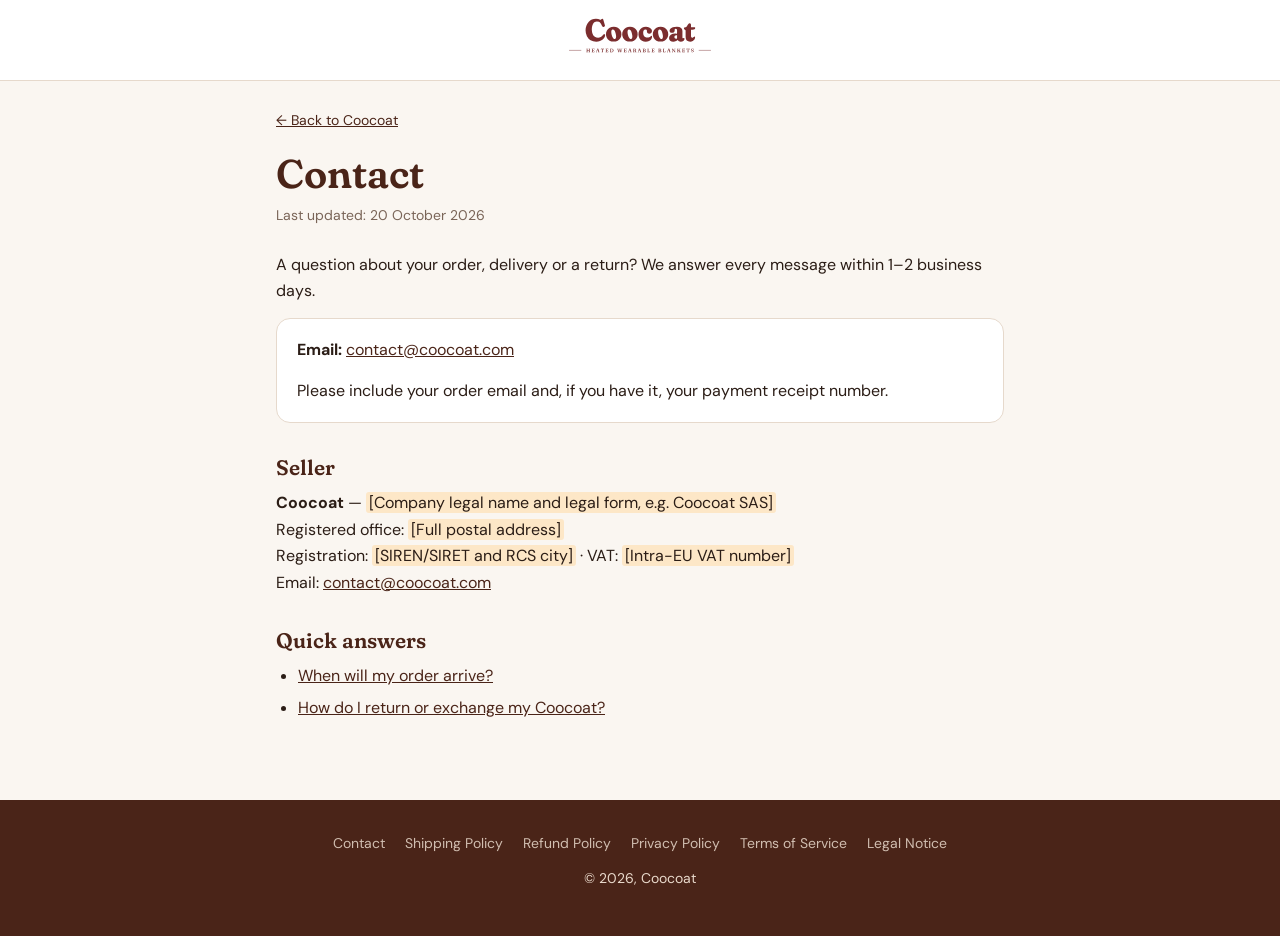
<file: pages/contact.html>
<!doctype html>
<html lang="en">
<head>
<meta charset="utf-8">
<meta name="viewport" content="width=device-width, initial-scale=1">
<title>Contact – Coocoat</title>
<meta name="robots" content="noindex">
<link rel="icon" href="../favicon/favicon.ico" sizes="48x48">
<link rel="icon" href="../favicon/favicon.svg" type="image/svg+xml">
<link rel="preconnect" href="https://fonts.googleapis.com">
<link rel="preconnect" href="https://fonts.gstatic.com" crossorigin>
<link href="https://fonts.googleapis.com/css2?family=Fraunces:opsz,wght,SOFT@9..144,500..700,0..100&family=DM+Sans:wght@400;500;700&display=swap" rel="stylesheet">
<link rel="stylesheet" href="page.css">
</head>
<body>
<header><a href="../index.html"><img src="../assets/coocoat-logo.svg" alt="Coocoat" width="593" height="166"></a></header>
<main>
<p class="back"><a href="../index.html">← Back to Coocoat</a></p>
<h1>Contact</h1>
<p class="updated">Last updated: 20 October 2026</p>
<p>A question about your order, delivery or a return? We answer every message within 1–2 business days.</p>
<div class="box">
<p><b>Email:</b> <a href="mailto:contact@coocoat.com">contact@coocoat.com</a></p>
<p>Please include your order email and, if you have it, your payment receipt number.</p>
</div>
<h2>Seller</h2>
<p><b>Coocoat</b> — <mark>[Company legal name and legal form, e.g. Coocoat SAS]</mark><br>
Registered office: <mark>[Full postal address]</mark><br>
Registration: <mark>[SIREN/SIRET and RCS city]</mark> · VAT: <mark>[Intra-EU VAT number]</mark><br>
Email: <a href="mailto:contact@coocoat.com">contact@coocoat.com</a></p>
<h2>Quick answers</h2>
<ul>
<li><a href="shipping-policy.html">When will my order arrive?</a></li>
<li><a href="refund-policy.html">How do I return or exchange my Coocoat?</a></li>
</ul>
</main>
<footer>
<nav>
<a href="contact.html">Contact</a><a href="shipping-policy.html">Shipping Policy</a><a href="refund-policy.html">Refund Policy</a><a href="privacy-policy.html">Privacy Policy</a><a href="terms-of-service.html">Terms of Service</a><a href="legal-notice.html">Legal Notice</a>
</nav>
<p>© 2026, Coocoat</p>
</footer>
</body>
</html>
</file>
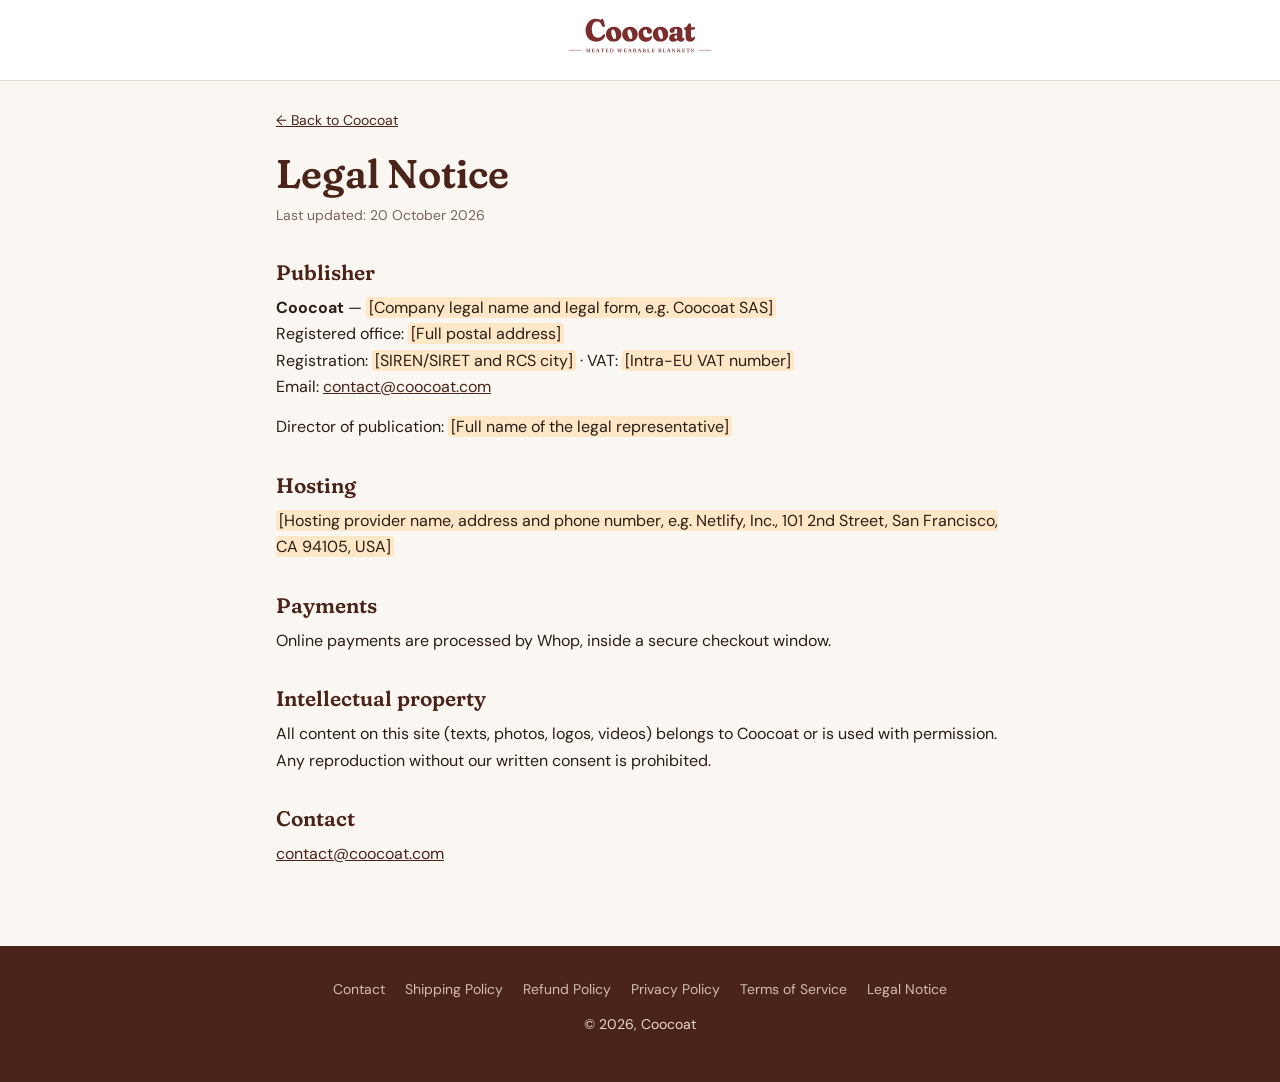
<file: pages/legal-notice.html>
<!doctype html>
<html lang="en">
<head>
<meta charset="utf-8">
<meta name="viewport" content="width=device-width, initial-scale=1">
<title>Legal Notice – Coocoat</title>
<meta name="robots" content="noindex">
<link rel="icon" href="../favicon/favicon.ico" sizes="48x48">
<link rel="icon" href="../favicon/favicon.svg" type="image/svg+xml">
<link rel="preconnect" href="https://fonts.googleapis.com">
<link rel="preconnect" href="https://fonts.gstatic.com" crossorigin>
<link href="https://fonts.googleapis.com/css2?family=Fraunces:opsz,wght,SOFT@9..144,500..700,0..100&family=DM+Sans:wght@400;500;700&display=swap" rel="stylesheet">
<link rel="stylesheet" href="page.css">
</head>
<body>
<header><a href="../index.html"><img src="../assets/coocoat-logo.svg" alt="Coocoat" width="593" height="166"></a></header>
<main>
<p class="back"><a href="../index.html">← Back to Coocoat</a></p>
<h1>Legal Notice</h1>
<p class="updated">Last updated: 20 October 2026</p>
<h2>Publisher</h2>
<p><b>Coocoat</b> — <mark>[Company legal name and legal form, e.g. Coocoat SAS]</mark><br>
Registered office: <mark>[Full postal address]</mark><br>
Registration: <mark>[SIREN/SIRET and RCS city]</mark> · VAT: <mark>[Intra-EU VAT number]</mark><br>
Email: <a href="mailto:contact@coocoat.com">contact@coocoat.com</a></p>
<p>Director of publication: <mark>[Full name of the legal representative]</mark></p>
<h2>Hosting</h2>
<p><mark>[Hosting provider name, address and phone number, e.g. Netlify, Inc., 101 2nd Street, San Francisco, CA 94105, USA]</mark></p>
<h2>Payments</h2>
<p>Online payments are processed by Whop, inside a secure checkout window.</p>
<h2>Intellectual property</h2>
<p>All content on this site (texts, photos, logos, videos) belongs to Coocoat or is used with permission. Any reproduction without our written consent is prohibited.</p>
<h2>Contact</h2>
<p><a href="mailto:contact@coocoat.com">contact@coocoat.com</a></p>
</main>
<footer>
<nav>
<a href="contact.html">Contact</a><a href="shipping-policy.html">Shipping Policy</a><a href="refund-policy.html">Refund Policy</a><a href="privacy-policy.html">Privacy Policy</a><a href="terms-of-service.html">Terms of Service</a><a href="legal-notice.html">Legal Notice</a>
</nav>
<p>© 2026, Coocoat</p>
</footer>
</body>
</html>
</file>
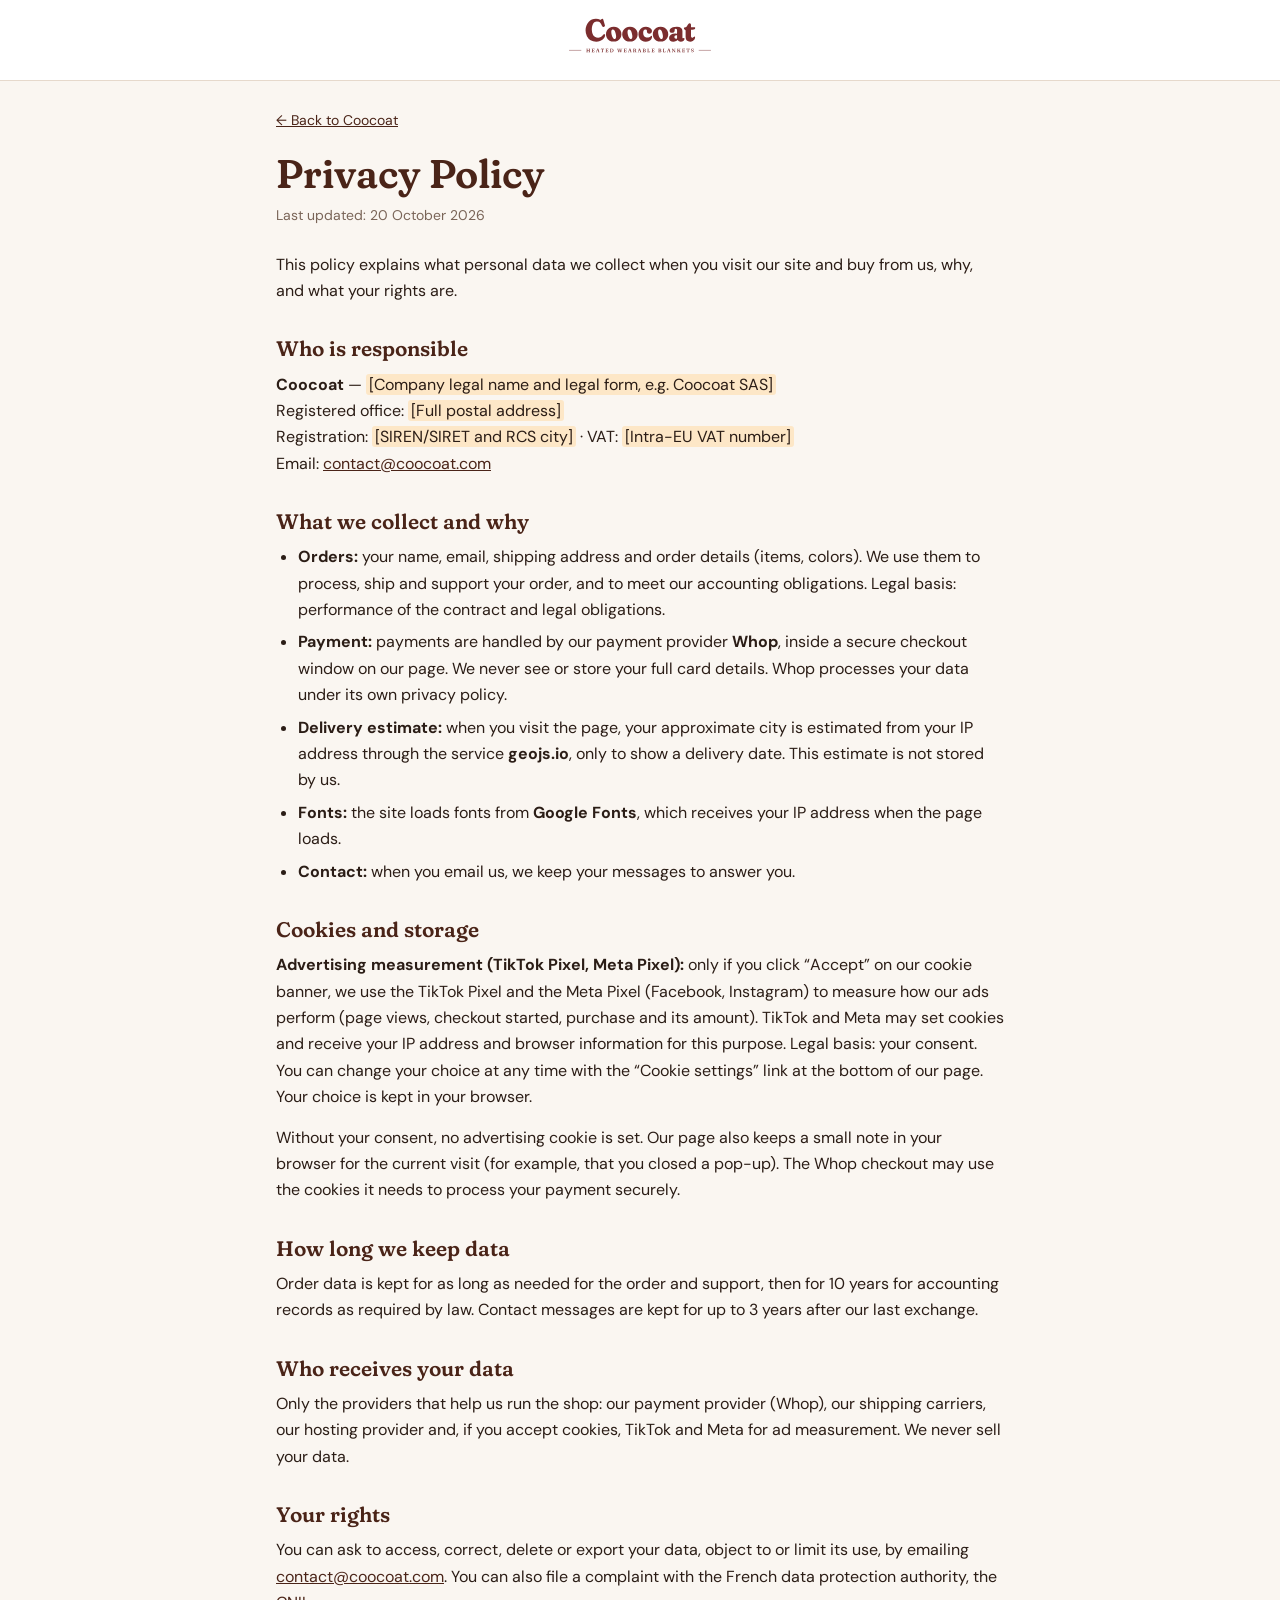
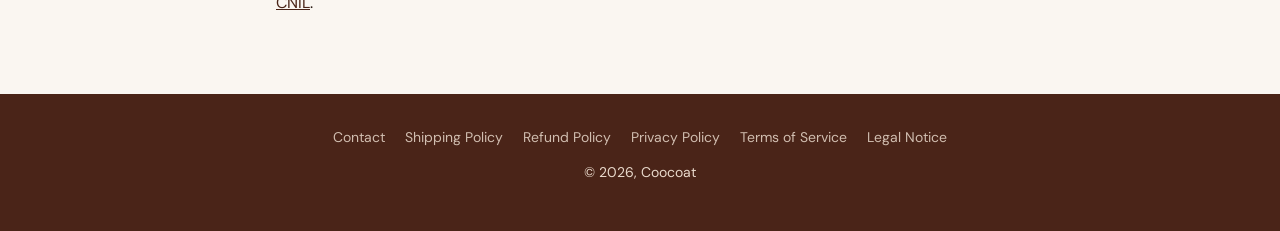
<file: pages/privacy-policy.html>
<!doctype html>
<html lang="en">
<head>
<meta charset="utf-8">
<meta name="viewport" content="width=device-width, initial-scale=1">
<title>Privacy Policy – Coocoat</title>
<meta name="robots" content="noindex">
<link rel="icon" href="../favicon/favicon.ico" sizes="48x48">
<link rel="icon" href="../favicon/favicon.svg" type="image/svg+xml">
<link rel="preconnect" href="https://fonts.googleapis.com">
<link rel="preconnect" href="https://fonts.gstatic.com" crossorigin>
<link href="https://fonts.googleapis.com/css2?family=Fraunces:opsz,wght,SOFT@9..144,500..700,0..100&family=DM+Sans:wght@400;500;700&display=swap" rel="stylesheet">
<link rel="stylesheet" href="page.css">
</head>
<body>
<header><a href="../index.html"><img src="../assets/coocoat-logo.svg" alt="Coocoat" width="593" height="166"></a></header>
<main>
<p class="back"><a href="../index.html">← Back to Coocoat</a></p>
<h1>Privacy Policy</h1>
<p class="updated">Last updated: 20 October 2026</p>
<p>This policy explains what personal data we collect when you visit our site and buy from us, why, and what your rights are.</p>
<h2>Who is responsible</h2>
<p><b>Coocoat</b> — <mark>[Company legal name and legal form, e.g. Coocoat SAS]</mark><br>
Registered office: <mark>[Full postal address]</mark><br>
Registration: <mark>[SIREN/SIRET and RCS city]</mark> · VAT: <mark>[Intra-EU VAT number]</mark><br>
Email: <a href="mailto:contact@coocoat.com">contact@coocoat.com</a></p>
<h2>What we collect and why</h2>
<ul>
<li><b>Orders:</b> your name, email, shipping address and order details (items, colors). We use them to process, ship and support your order, and to meet our accounting obligations. Legal basis: performance of the contract and legal obligations.</li>
<li><b>Payment:</b> payments are handled by our payment provider <b>Whop</b>, inside a secure checkout window on our page. We never see or store your full card details. Whop processes your data under its own privacy policy.</li>
<li><b>Delivery estimate:</b> when you visit the page, your approximate city is estimated from your IP address through the service <b>geojs.io</b>, only to show a delivery date. This estimate is not stored by us.</li>
<li><b>Fonts:</b> the site loads fonts from <b>Google Fonts</b>, which receives your IP address when the page loads.</li>
<li><b>Contact:</b> when you email us, we keep your messages to answer you.</li>
</ul>
<h2>Cookies and storage</h2>
<p><b>Advertising measurement (TikTok Pixel, Meta Pixel):</b> only if you click “Accept” on our cookie banner, we use the TikTok Pixel and the Meta Pixel (Facebook, Instagram) to measure how our ads perform (page views, checkout started, purchase and its amount). TikTok and Meta may set cookies and receive your IP address and browser information for this purpose. Legal basis: your consent. You can change your choice at any time with the “Cookie settings” link at the bottom of our page. Your choice is kept in your browser.</p>
<p>Without your consent, no advertising cookie is set. Our page also keeps a small note in your browser for the current visit (for example, that you closed a pop-up). The Whop checkout may use the cookies it needs to process your payment securely.</p>
<h2>How long we keep data</h2>
<p>Order data is kept for as long as needed for the order and support, then for 10 years for accounting records as required by law. Contact messages are kept for up to 3 years after our last exchange.</p>
<h2>Who receives your data</h2>
<p>Only the providers that help us run the shop: our payment provider (Whop), our shipping carriers, our hosting provider and, if you accept cookies, TikTok and Meta for ad measurement. We never sell your data.</p>
<h2>Your rights</h2>
<p>You can ask to access, correct, delete or export your data, object to or limit its use, by emailing <a href="mailto:contact@coocoat.com">contact@coocoat.com</a>. You can also file a complaint with the French data protection authority, the <a href="https://www.cnil.fr" rel="noopener">CNIL</a>.</p>
</main>
<footer>
<nav>
<a href="contact.html">Contact</a><a href="shipping-policy.html">Shipping Policy</a><a href="refund-policy.html">Refund Policy</a><a href="privacy-policy.html">Privacy Policy</a><a href="terms-of-service.html">Terms of Service</a><a href="legal-notice.html">Legal Notice</a>
</nav>
<p>© 2026, Coocoat</p>
</footer>
</body>
</html>
</file>
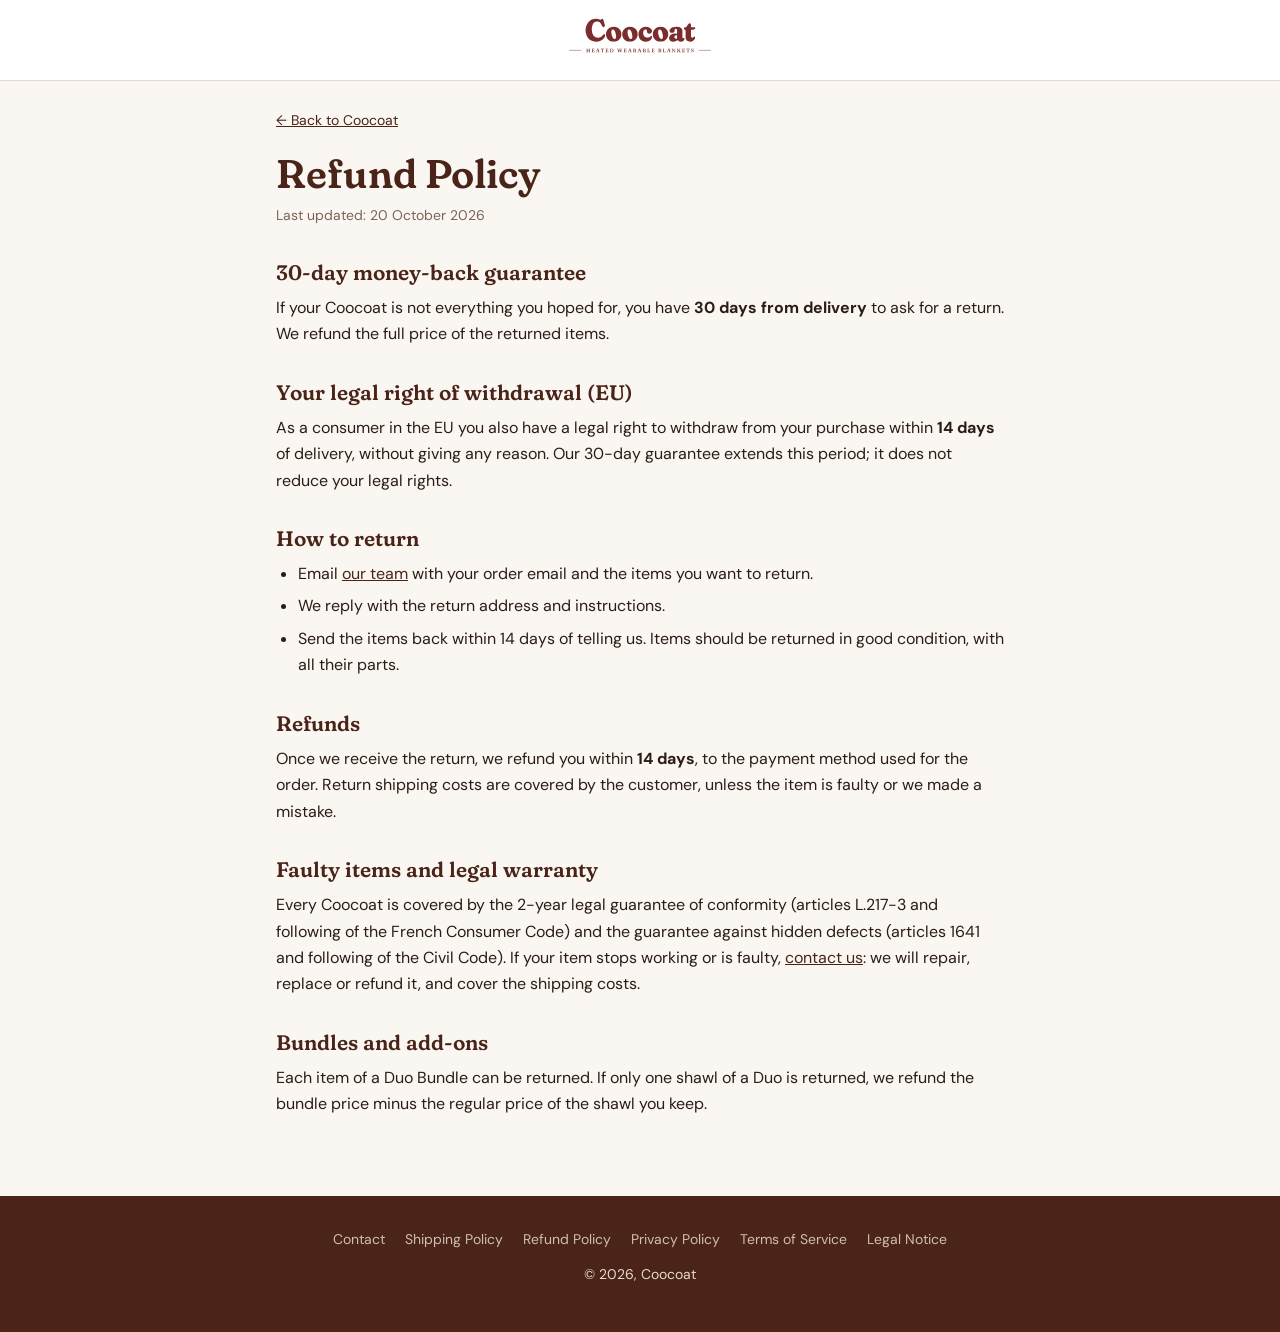
<file: pages/refund-policy.html>
<!doctype html>
<html lang="en">
<head>
<meta charset="utf-8">
<meta name="viewport" content="width=device-width, initial-scale=1">
<title>Refund Policy – Coocoat</title>
<meta name="robots" content="noindex">
<link rel="icon" href="../favicon/favicon.ico" sizes="48x48">
<link rel="icon" href="../favicon/favicon.svg" type="image/svg+xml">
<link rel="preconnect" href="https://fonts.googleapis.com">
<link rel="preconnect" href="https://fonts.gstatic.com" crossorigin>
<link href="https://fonts.googleapis.com/css2?family=Fraunces:opsz,wght,SOFT@9..144,500..700,0..100&family=DM+Sans:wght@400;500;700&display=swap" rel="stylesheet">
<link rel="stylesheet" href="page.css">
</head>
<body>
<header><a href="../index.html"><img src="../assets/coocoat-logo.svg" alt="Coocoat" width="593" height="166"></a></header>
<main>
<p class="back"><a href="../index.html">← Back to Coocoat</a></p>
<h1>Refund Policy</h1>
<p class="updated">Last updated: 20 October 2026</p>
<h2>30-day money-back guarantee</h2>
<p>If your Coocoat is not everything you hoped for, you have <b>30 days from delivery</b> to ask for a return. We refund the full price of the returned items.</p>
<h2>Your legal right of withdrawal (EU)</h2>
<p>As a consumer in the EU you also have a legal right to withdraw from your purchase within <b>14 days</b> of delivery, without giving any reason. Our 30-day guarantee extends this period; it does not reduce your legal rights.</p>
<h2>How to return</h2>
<ul>
<li>Email <a href="contact.html">our team</a> with your order email and the items you want to return.</li>
<li>We reply with the return address and instructions.</li>
<li>Send the items back within 14 days of telling us. Items should be returned in good condition, with all their parts.</li>
</ul>
<h2>Refunds</h2>
<p>Once we receive the return, we refund you within <b>14 days</b>, to the payment method used for the order. Return shipping costs are covered by the customer, unless the item is faulty or we made a mistake.</p>
<h2>Faulty items and legal warranty</h2>
<p>Every Coocoat is covered by the 2-year legal guarantee of conformity (articles L.217-3 and following of the French Consumer Code) and the guarantee against hidden defects (articles 1641 and following of the Civil Code). If your item stops working or is faulty, <a href="contact.html">contact us</a>: we will repair, replace or refund it, and cover the shipping costs.</p>
<h2>Bundles and add-ons</h2>
<p>Each item of a Duo Bundle can be returned. If only one shawl of a Duo is returned, we refund the bundle price minus the regular price of the shawl you keep.</p>
</main>
<footer>
<nav>
<a href="contact.html">Contact</a><a href="shipping-policy.html">Shipping Policy</a><a href="refund-policy.html">Refund Policy</a><a href="privacy-policy.html">Privacy Policy</a><a href="terms-of-service.html">Terms of Service</a><a href="legal-notice.html">Legal Notice</a>
</nav>
<p>© 2026, Coocoat</p>
</footer>
</body>
</html>
</file>
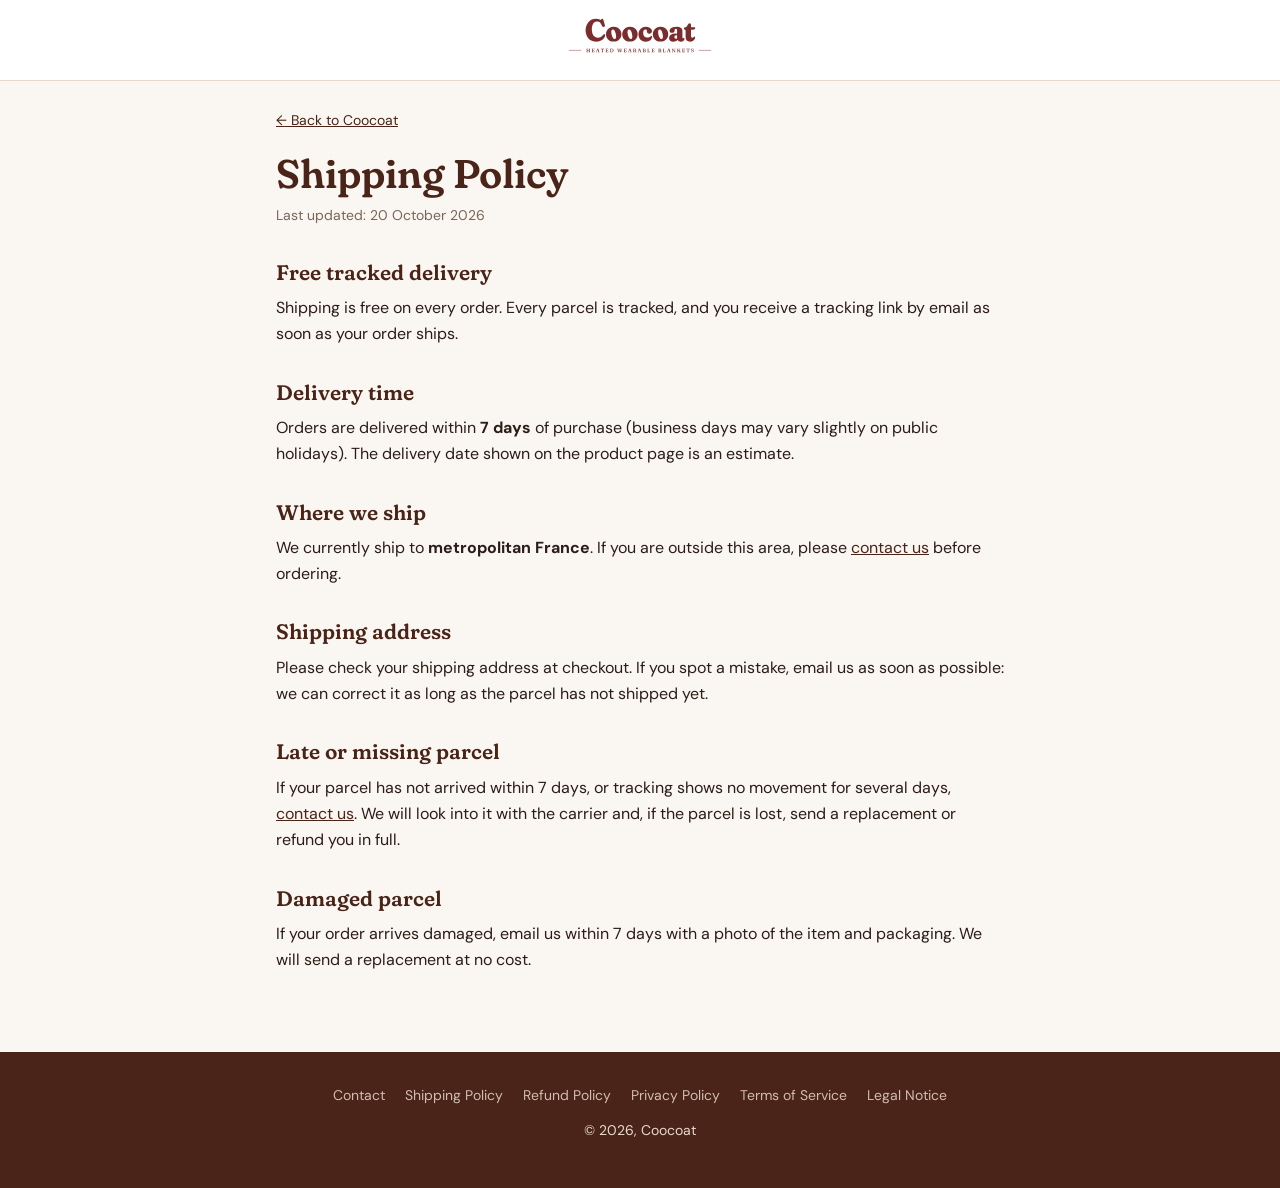
<file: pages/shipping-policy.html>
<!doctype html>
<html lang="en">
<head>
<meta charset="utf-8">
<meta name="viewport" content="width=device-width, initial-scale=1">
<title>Shipping Policy – Coocoat</title>
<meta name="robots" content="noindex">
<link rel="icon" href="../favicon/favicon.ico" sizes="48x48">
<link rel="icon" href="../favicon/favicon.svg" type="image/svg+xml">
<link rel="preconnect" href="https://fonts.googleapis.com">
<link rel="preconnect" href="https://fonts.gstatic.com" crossorigin>
<link href="https://fonts.googleapis.com/css2?family=Fraunces:opsz,wght,SOFT@9..144,500..700,0..100&family=DM+Sans:wght@400;500;700&display=swap" rel="stylesheet">
<link rel="stylesheet" href="page.css">
</head>
<body>
<header><a href="../index.html"><img src="../assets/coocoat-logo.svg" alt="Coocoat" width="593" height="166"></a></header>
<main>
<p class="back"><a href="../index.html">← Back to Coocoat</a></p>
<h1>Shipping Policy</h1>
<p class="updated">Last updated: 20 October 2026</p>
<h2>Free tracked delivery</h2>
<p>Shipping is free on every order. Every parcel is tracked, and you receive a tracking link by email as soon as your order ships.</p>
<h2>Delivery time</h2>
<p>Orders are delivered within <b>7 days</b> of purchase (business days may vary slightly on public holidays). The delivery date shown on the product page is an estimate.</p>
<h2>Where we ship</h2>
<p>We currently ship to <b>metropolitan France</b>. If you are outside this area, please <a href="contact.html">contact us</a> before ordering.</p>
<h2>Shipping address</h2>
<p>Please check your shipping address at checkout. If you spot a mistake, email us as soon as possible: we can correct it as long as the parcel has not shipped yet.</p>
<h2>Late or missing parcel</h2>
<p>If your parcel has not arrived within 7 days, or tracking shows no movement for several days, <a href="contact.html">contact us</a>. We will look into it with the carrier and, if the parcel is lost, send a replacement or refund you in full.</p>
<h2>Damaged parcel</h2>
<p>If your order arrives damaged, email us within 7 days with a photo of the item and packaging. We will send a replacement at no cost.</p>
</main>
<footer>
<nav>
<a href="contact.html">Contact</a><a href="shipping-policy.html">Shipping Policy</a><a href="refund-policy.html">Refund Policy</a><a href="privacy-policy.html">Privacy Policy</a><a href="terms-of-service.html">Terms of Service</a><a href="legal-notice.html">Legal Notice</a>
</nav>
<p>© 2026, Coocoat</p>
</footer>
</body>
</html>
</file>
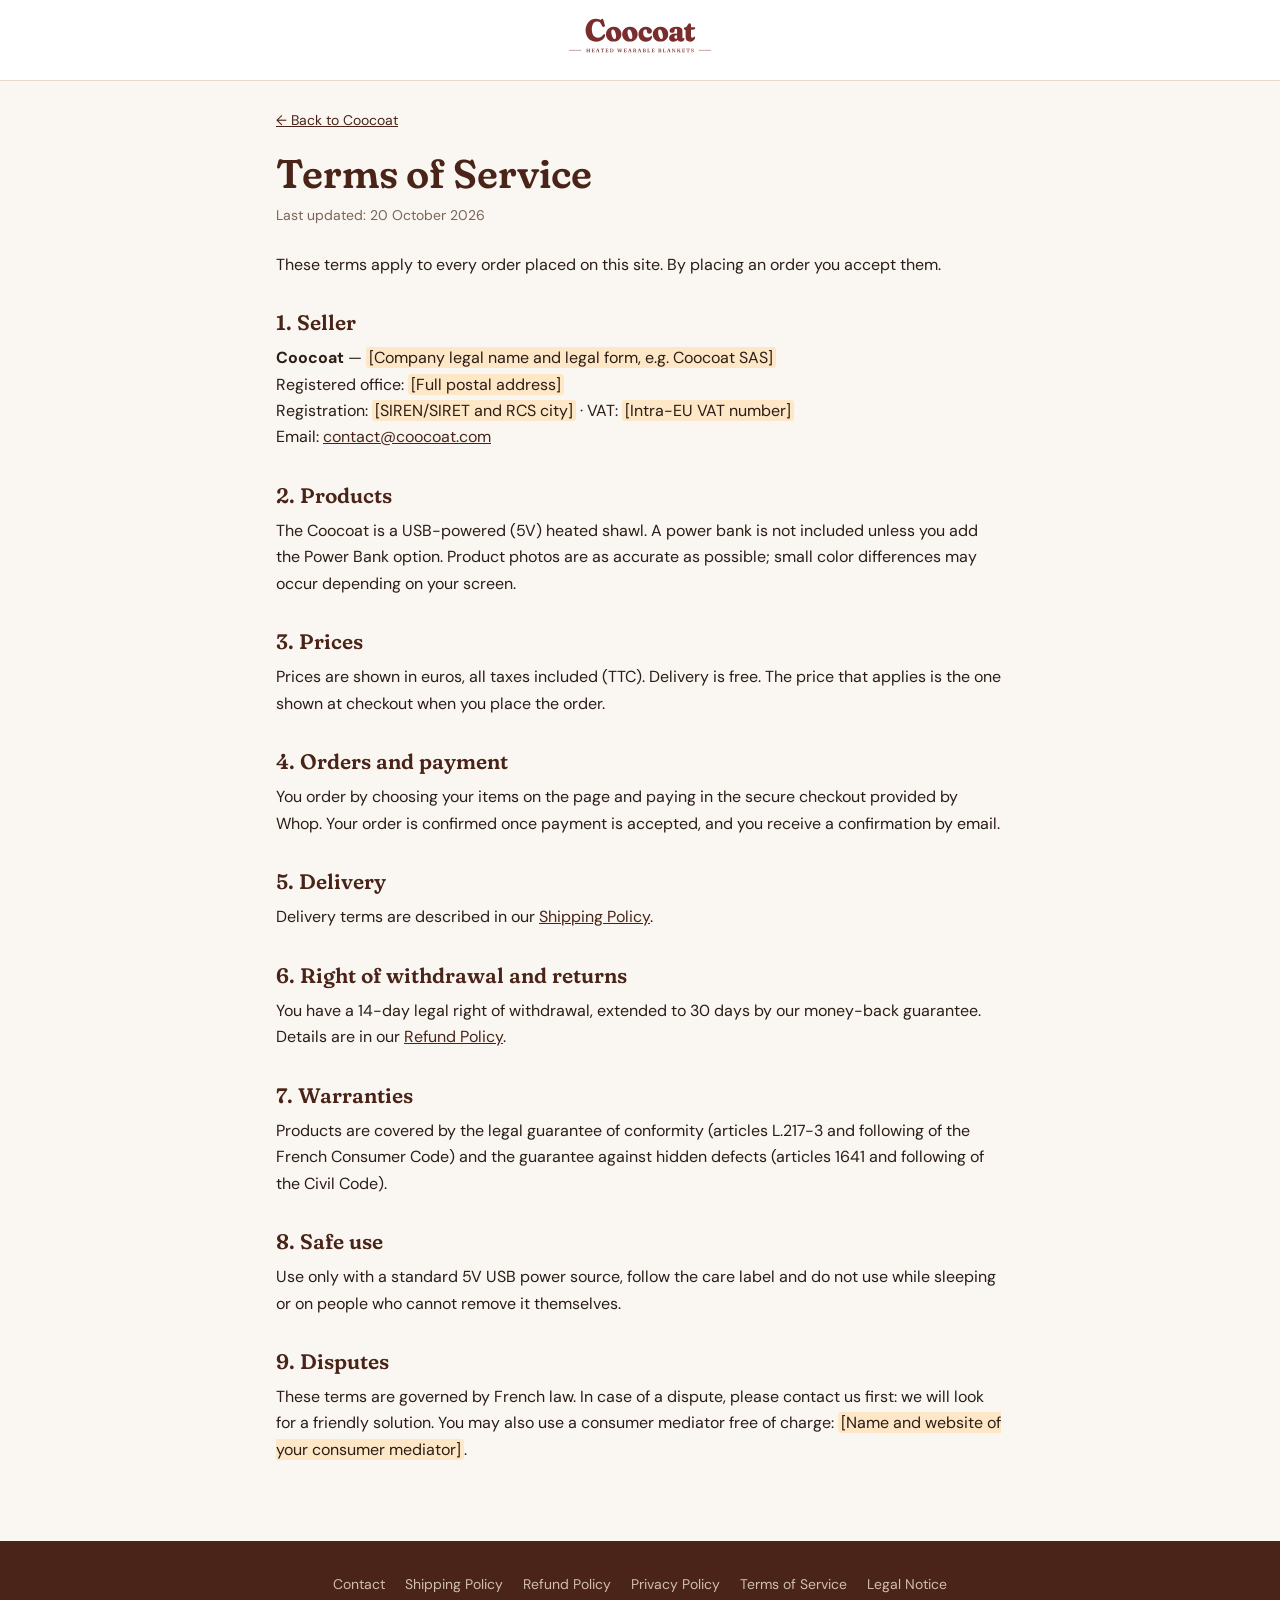
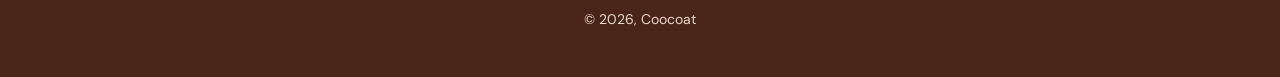
<file: pages/terms-of-service.html>
<!doctype html>
<html lang="en">
<head>
<meta charset="utf-8">
<meta name="viewport" content="width=device-width, initial-scale=1">
<title>Terms of Service – Coocoat</title>
<meta name="robots" content="noindex">
<link rel="icon" href="../favicon/favicon.ico" sizes="48x48">
<link rel="icon" href="../favicon/favicon.svg" type="image/svg+xml">
<link rel="preconnect" href="https://fonts.googleapis.com">
<link rel="preconnect" href="https://fonts.gstatic.com" crossorigin>
<link href="https://fonts.googleapis.com/css2?family=Fraunces:opsz,wght,SOFT@9..144,500..700,0..100&family=DM+Sans:wght@400;500;700&display=swap" rel="stylesheet">
<link rel="stylesheet" href="page.css">
</head>
<body>
<header><a href="../index.html"><img src="../assets/coocoat-logo.svg" alt="Coocoat" width="593" height="166"></a></header>
<main>
<p class="back"><a href="../index.html">← Back to Coocoat</a></p>
<h1>Terms of Service</h1>
<p class="updated">Last updated: 20 October 2026</p>
<p>These terms apply to every order placed on this site. By placing an order you accept them.</p>
<h2>1. Seller</h2>
<p><b>Coocoat</b> — <mark>[Company legal name and legal form, e.g. Coocoat SAS]</mark><br>
Registered office: <mark>[Full postal address]</mark><br>
Registration: <mark>[SIREN/SIRET and RCS city]</mark> · VAT: <mark>[Intra-EU VAT number]</mark><br>
Email: <a href="mailto:contact@coocoat.com">contact@coocoat.com</a></p>
<h2>2. Products</h2>
<p>The Coocoat is a USB-powered (5V) heated shawl. A power bank is not included unless you add the Power Bank option. Product photos are as accurate as possible; small color differences may occur depending on your screen.</p>
<h2>3. Prices</h2>
<p>Prices are shown in euros, all taxes included (TTC). Delivery is free. The price that applies is the one shown at checkout when you place the order.</p>
<h2>4. Orders and payment</h2>
<p>You order by choosing your items on the page and paying in the secure checkout provided by Whop. Your order is confirmed once payment is accepted, and you receive a confirmation by email.</p>
<h2>5. Delivery</h2>
<p>Delivery terms are described in our <a href="shipping-policy.html">Shipping Policy</a>.</p>
<h2>6. Right of withdrawal and returns</h2>
<p>You have a 14-day legal right of withdrawal, extended to 30 days by our money-back guarantee. Details are in our <a href="refund-policy.html">Refund Policy</a>.</p>
<h2>7. Warranties</h2>
<p>Products are covered by the legal guarantee of conformity (articles L.217-3 and following of the French Consumer Code) and the guarantee against hidden defects (articles 1641 and following of the Civil Code).</p>
<h2>8. Safe use</h2>
<p>Use only with a standard 5V USB power source, follow the care label and do not use while sleeping or on people who cannot remove it themselves.</p>
<h2>9. Disputes</h2>
<p>These terms are governed by French law. In case of a dispute, please contact us first: we will look for a friendly solution. You may also use a consumer mediator free of charge: <mark>[Name and website of your consumer mediator]</mark>.</p>
</main>
<footer>
<nav>
<a href="contact.html">Contact</a><a href="shipping-policy.html">Shipping Policy</a><a href="refund-policy.html">Refund Policy</a><a href="privacy-policy.html">Privacy Policy</a><a href="terms-of-service.html">Terms of Service</a><a href="legal-notice.html">Legal Notice</a>
</nav>
<p>© 2026, Coocoat</p>
</footer>
</body>
</html>
</file>
<file: pages/page.css>
:root{--brown:#4a2418;--cream:#faf6f1;--sand:#f1e7dc;--line:#e6d9cc;--ink:#2b1d16;--muted:#7a6558;--hot:#e8590c}
*{box-sizing:border-box;margin:0;padding:0}
body{font-family:"DM Sans",system-ui,sans-serif;color:var(--ink);background:var(--cream);line-height:1.65;-webkit-font-smoothing:antialiased}
a{color:var(--brown)}
a:focus-visible{outline:3px solid var(--hot);outline-offset:2px}
header{border-bottom:1px solid var(--line);padding:14px 16px;text-align:center;background:#fff}
header img{height:44px;width:auto;display:inline-block}
main{max-width:760px;margin:0 auto;padding:28px 16px 64px}
.back{font-size:14px;margin-bottom:18px}
h1,h2{font-family:"Fraunces",Georgia,serif;font-weight:600;font-variation-settings:"SOFT" 100;color:var(--brown);line-height:1.2}
h1{font-size:clamp(28px,5vw,40px)}
h2{font-size:21px;margin:32px 0 10px}
.updated{color:var(--muted);font-size:14px;margin:6px 0 24px}
p,ul{margin:0 0 14px}
ul{padding-left:22px}
li{margin-bottom:6px}
.box{background:#fff;border:1px solid var(--line);border-radius:14px;padding:18px 20px;margin:0 0 16px}
.box p:last-child{margin:0}
mark{background:#fde7c7;color:var(--ink);padding:0 3px;border-radius:3px}
footer{background:var(--brown);color:#e9d9cb;padding:32px 16px;font-size:14px;text-align:center}
footer nav{display:flex;justify-content:center;gap:8px 20px;flex-wrap:wrap;margin-bottom:12px}
footer a{color:inherit;text-decoration:none;opacity:.85}
footer a:hover{opacity:1}
</file>
